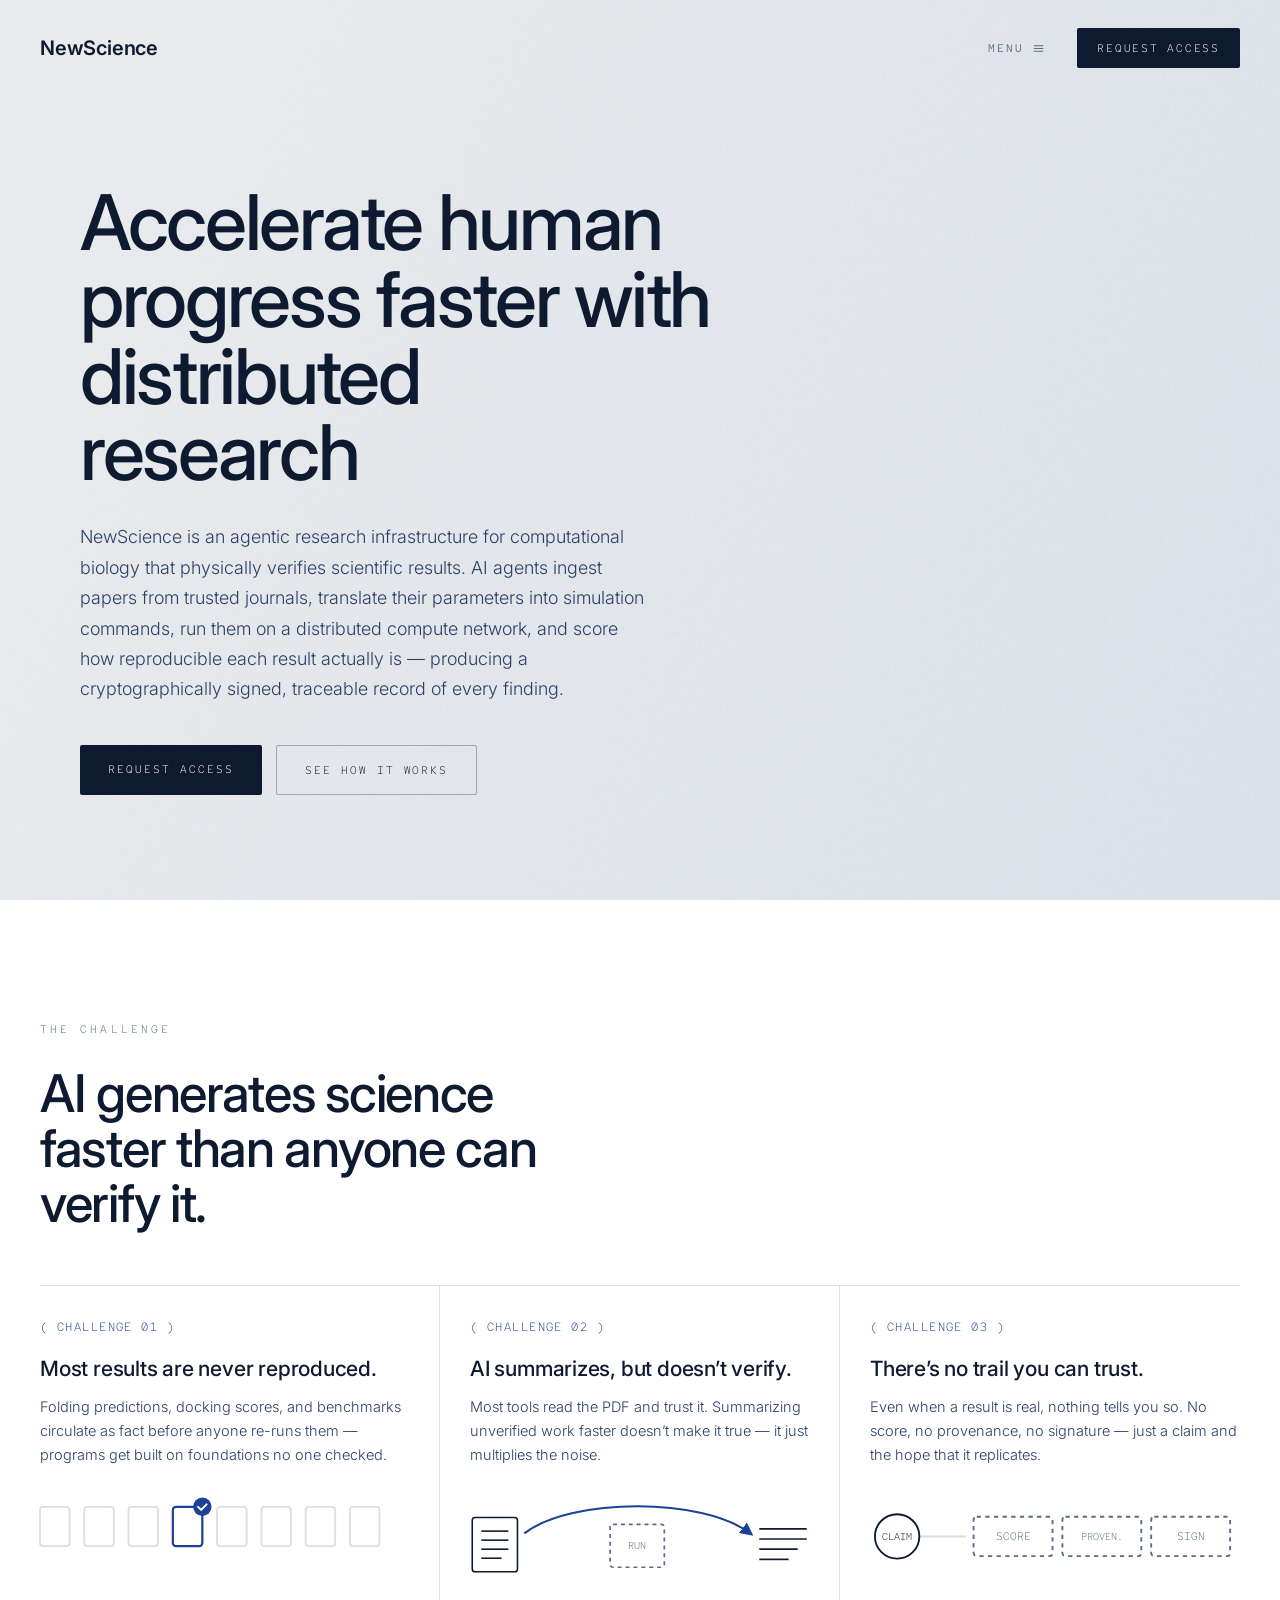
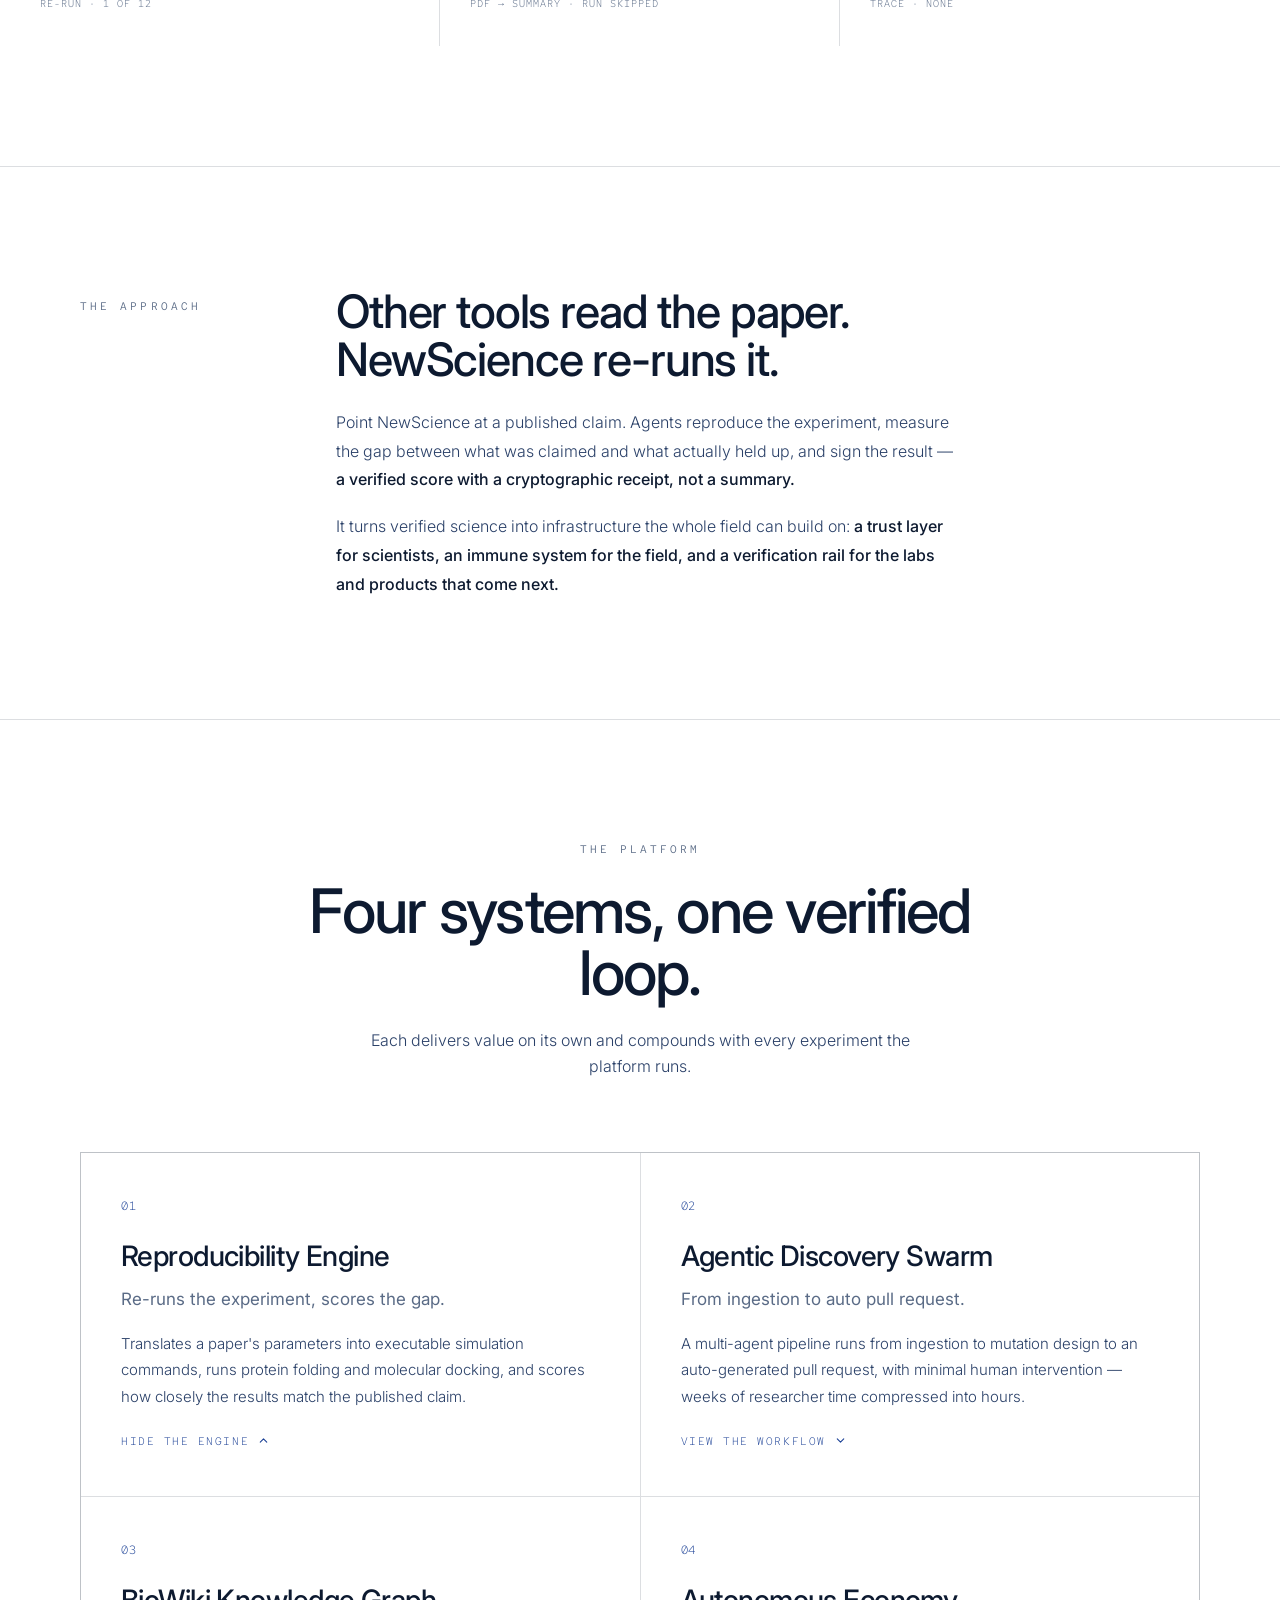
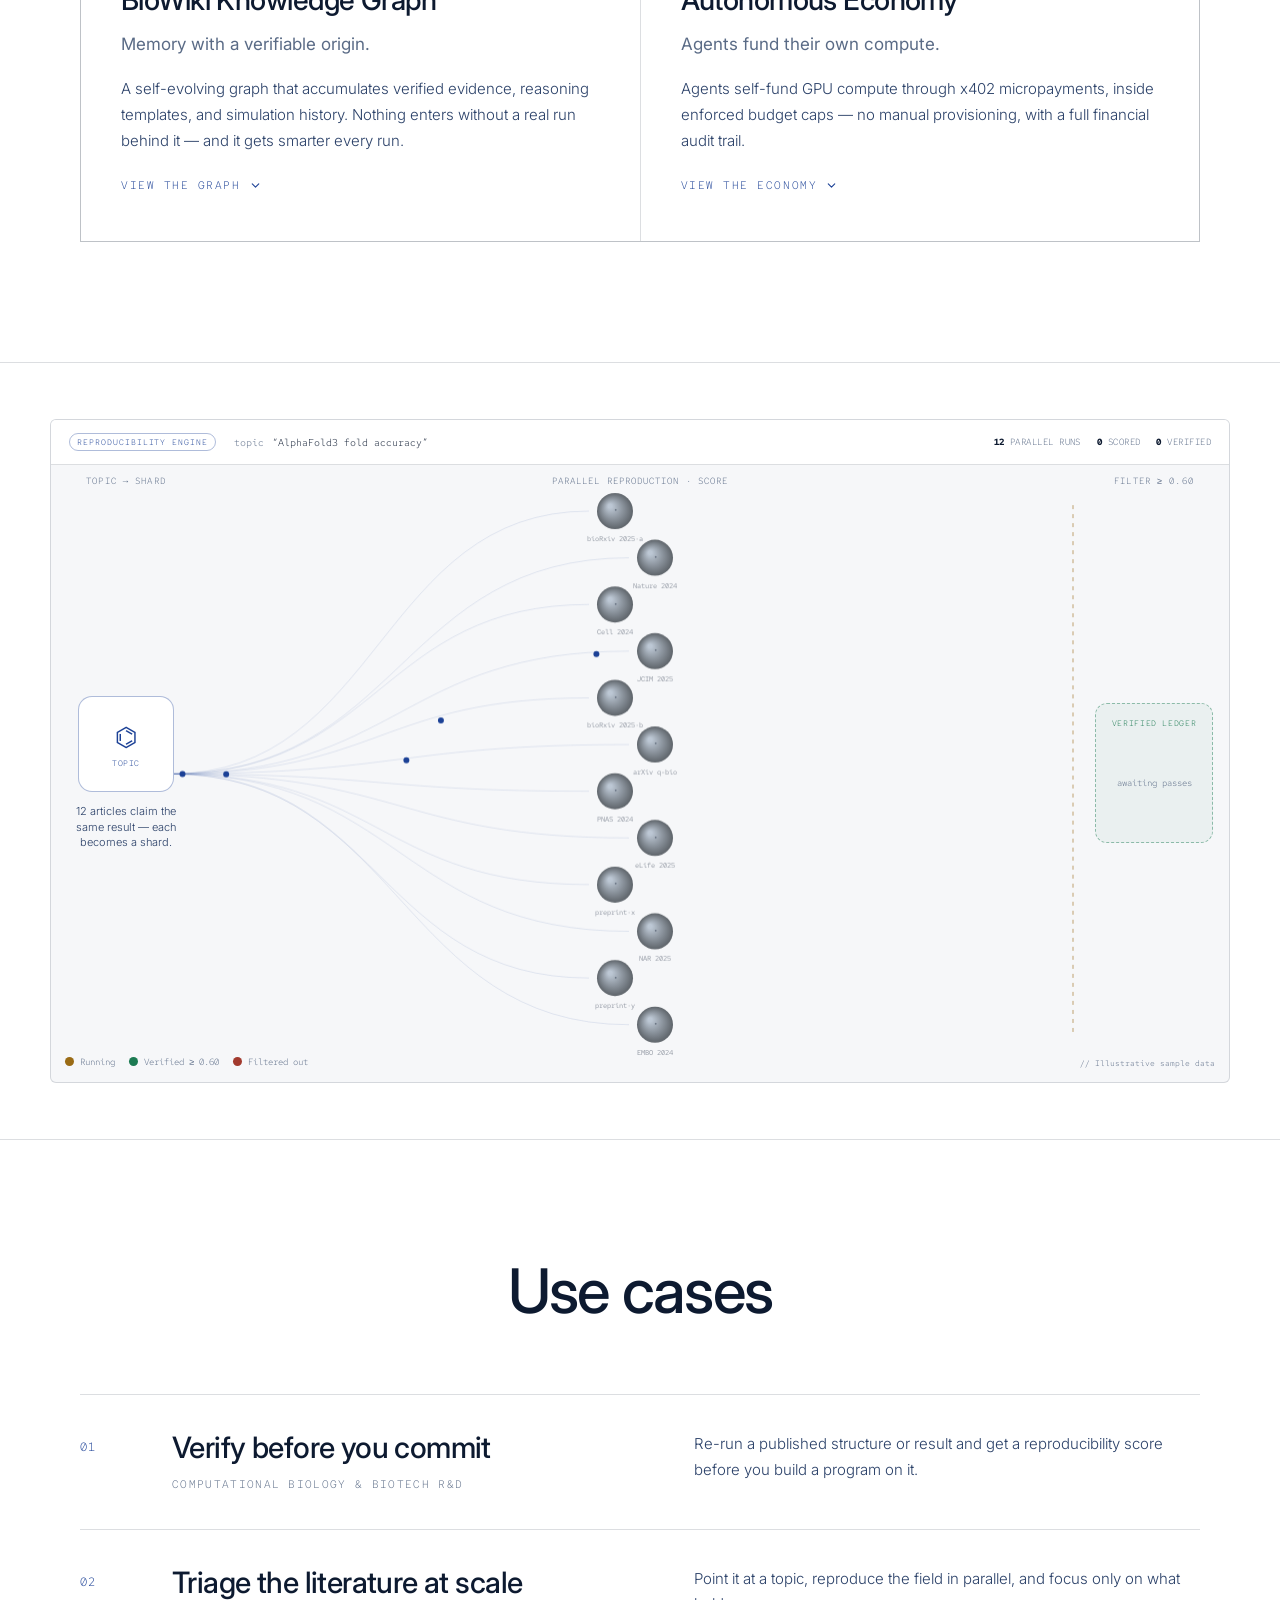
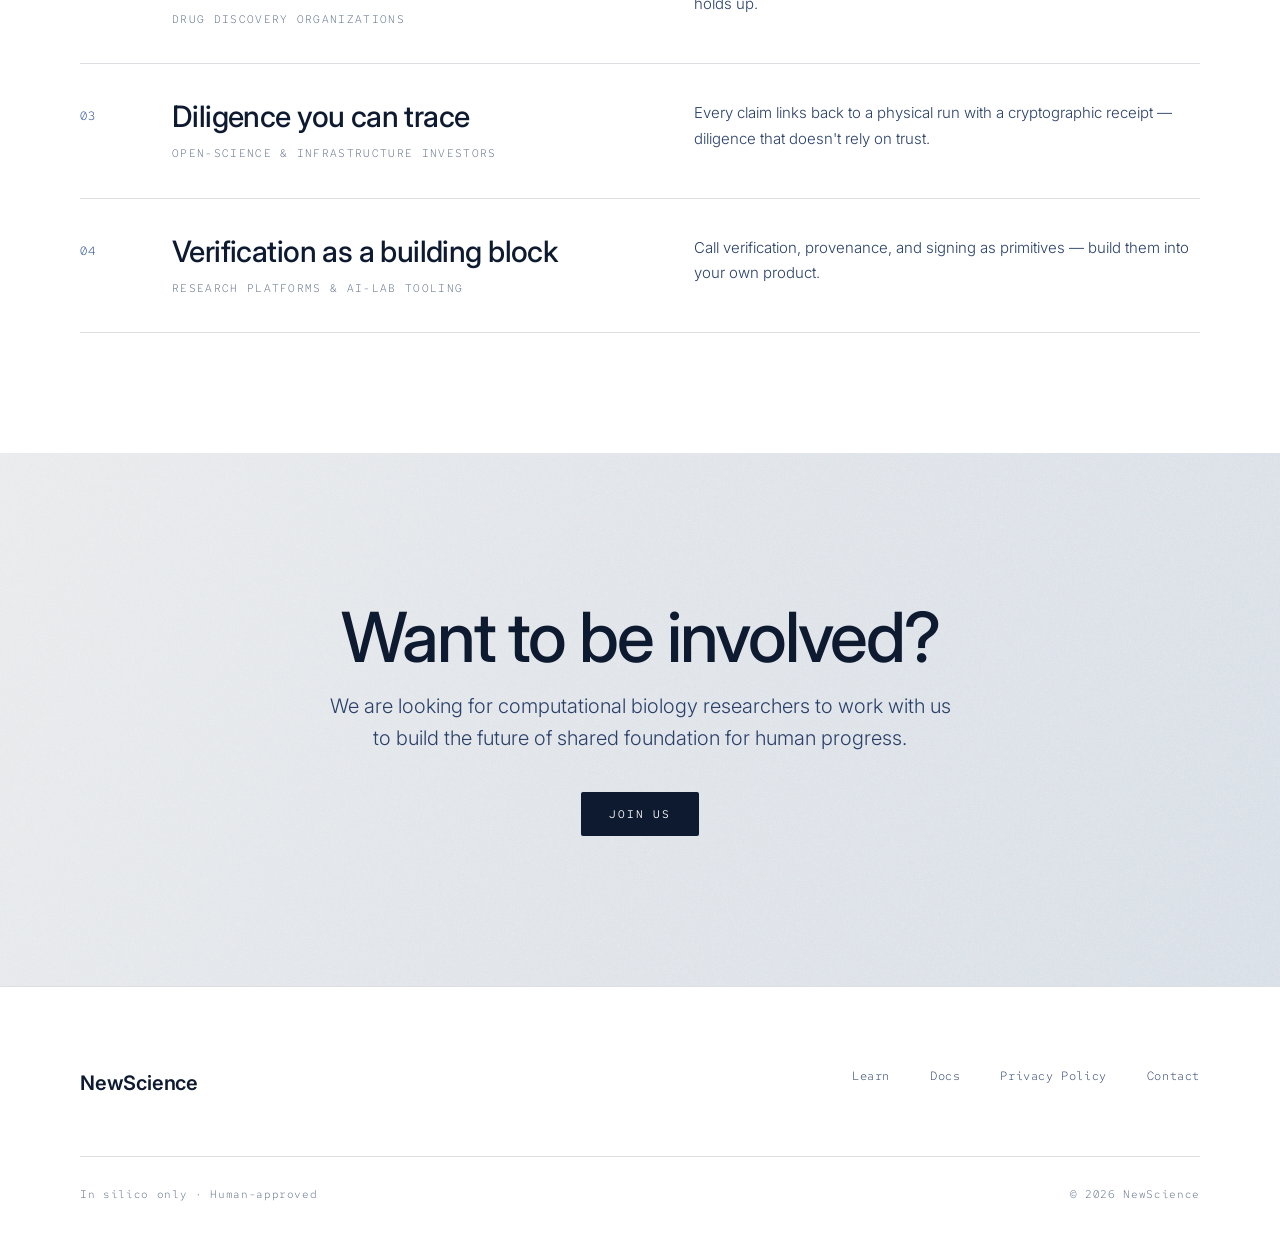
<file: index.html>
<!DOCTYPE html>
<html lang="en">
<head>
<meta charset="UTF-8" />
<meta name="viewport" content="width=device-width, initial-scale=1.0" />
<title>NewScience — The Verification Infrastructure for Autonomous Science</title>
<meta name="description" content="Agentic research infrastructure for computational biology that physically verifies scientific results instead of summarizing them." />
<link rel="preconnect" href="https://fonts.googleapis.com" />
<link rel="preconnect" href="https://fonts.gstatic.com" crossorigin />
<link href="https://fonts.googleapis.com/css2?family=Inter:wght@300;400;500;600&family=Red+Hat+Mono:wght@400;500&display=swap" rel="stylesheet" />
<style>
  *, *::before, *::after { box-sizing: border-box; margin: 0; padding: 0; }

  :root {
    --ink:        #0d1a30;
    --ink-soft:   #2a4068;
    --ink-muted:  #5a6b86;
    --paper:      #ffffff;
    --surface:    #ffffff;
    --surface-inv:#0d1a30;
    --line:       rgba(13,26,48,0.14);
    --cobalt:     #1c4196;
    --cobalt-light:#6f9be8;
    --display:'Inter', system-ui, sans-serif;
    --sans:   'Inter', system-ui, sans-serif;
    --mono:   'Red Hat Mono', ui-monospace, monospace;
  }

  html { scroll-behavior: smooth; }
  body {
    background: var(--paper); color: var(--ink);
    font-family: var(--sans); font-size: 16px; line-height: 1.65; font-weight: 300;
    -webkit-font-smoothing: antialiased;
  }
  em { font-style: normal; }

  .label {
    font-family: var(--mono); font-size: 11px; font-weight: 400;
    letter-spacing: 0.28em; text-transform: uppercase; color: var(--ink-muted);
  }
  .wrap { max-width: 1200px; margin: 0 auto; padding: 0 40px; }

  /* NAV */
  .nav {
    position: fixed; top: 0; left: 0; right: 0; z-index: 30;
    display: flex; align-items: center; justify-content: space-between; padding: 28px 40px;
    transition: background 0.35s, box-shadow 0.35s, padding 0.35s;
  }
  .nav.scrolled {
    background: rgba(255,255,255,0.9); backdrop-filter: blur(16px);
    box-shadow: 0 1px 0 var(--line); padding-top: 18px; padding-bottom: 18px;
  }
  .wordmark {
    font-family: var(--display); font-weight: 600; font-size: 20px;
    letter-spacing: -0.01em; color: var(--ink); text-decoration: none;
  }
  .nav-right { display: flex; align-items: center; gap: 32px; }
  .nav-link {
    font-family: var(--mono); font-size: 11px; letter-spacing: 0.16em; text-transform: uppercase;
    color: var(--ink-muted); text-decoration: none; transition: color 0.2s;
  }
  .nav-link:hover { color: var(--ink); }
  .nav-cta {
    font-family: var(--mono); font-size: 11px; letter-spacing: 0.16em; text-transform: uppercase;
    color: #fff; background: var(--surface-inv); text-decoration: none; padding: 11px 20px; border-radius: 2px;
    transition: opacity 0.2s;
  }
  .nav-cta:hover { opacity: 0.85; }
  @media (max-width: 820px) { .nav-links-hide { display: none; } }

  /* HERO + GRAINY GRADIENT */
  .hero { position: relative; min-height: 100vh; display: flex; align-items: center; overflow: hidden; padding-top: 80px; }
  /* Animated hero/CTA gradient — inlined from files/ns-hero-gradient.css.
     4 crossfading scenes of drifting blue blobs + grain. Pure CSS. */
  .ns-bg { position:absolute; inset:0; z-index:0; pointer-events:none; overflow:hidden;
    background:linear-gradient(115deg,#e8eaec 0%,#dfe3e8 45%,#d6dde6 100%); }
  .ns-bg .ns-scene{position:absolute;inset:0;opacity:0;animation:ns-cycle 24s ease-in-out infinite}
  .ns-bg .ns-s1{animation-delay:0s}
  .ns-bg .ns-s2{animation-delay:6s}
  .ns-bg .ns-s3{animation-delay:12s}
  .ns-bg .ns-s4{animation-delay:18s}
  @keyframes ns-cycle{0%{opacity:0}4%{opacity:1}21%{opacity:1}25%{opacity:0}100%{opacity:0}}
  .ns-bg .ns-scene > i{position:absolute;border-radius:50%;filter:blur(50px);will-change:transform;display:block}
  .ns-bg .ns-b1{background:radial-gradient(circle, rgba(28,65,150,.92), transparent 70%)}
  .ns-bg .ns-b2{background:radial-gradient(circle, rgba(60,110,190,.72), transparent 70%)}
  .ns-bg .ns-b3{background:radial-gradient(circle, rgba(110,160,220,.6), transparent 70%)}
  @keyframes ns-dA{0%{transform:translate(0,0) scale(1)}100%{transform:translate(6vw,5vh) scale(1.1)}}
  @keyframes ns-dB{0%{transform:translate(0,0) scale(1.05)}100%{transform:translate(-7vw,-4vh) scale(.95)}}
  @keyframes ns-dC{0%{transform:translate(0,0) scale(.95)}100%{transform:translate(5vw,-6vh) scale(1.12)}}
  .ns-s1 .ns-b1{width:75vw;height:90vh;left:-15vw;top:0;animation:ns-dA 16s ease-in-out infinite alternate}
  .ns-s1 .ns-b2{width:45vw;height:45vw;left:30vw;bottom:-10vw;animation:ns-dB 22s ease-in-out infinite alternate}
  .ns-s1 .ns-b3{width:35vw;height:35vw;right:8vw;top:-6vw;animation:ns-dC 19s ease-in-out infinite alternate}
  .ns-s2 .ns-b1{width:55vw;height:55vw;right:-12vw;top:6vw;animation:ns-dB 20s ease-in-out infinite alternate}
  .ns-s2 .ns-b2{width:48vw;height:48vw;right:18vw;bottom:-16vw;animation:ns-dC 24s ease-in-out infinite alternate}
  .ns-s2 .ns-b3{width:30vw;height:30vw;left:6vw;top:18vw;animation:ns-dA 18s ease-in-out infinite alternate}
  .ns-s3 .ns-b1{width:50vw;height:50vw;left:-8vw;bottom:-12vw;animation:ns-dC 21s ease-in-out infinite alternate}
  .ns-s3 .ns-b2{width:46vw;height:46vw;left:28vw;top:8vw;animation:ns-dA 17s ease-in-out infinite alternate}
  .ns-s3 .ns-b3{width:40vw;height:40vw;right:-6vw;top:-8vw;animation:ns-dB 23s ease-in-out infinite alternate}
  .ns-s4 .ns-b1{width:80vw;height:55vw;left:10vw;bottom:-30vw;animation:ns-dA 19s ease-in-out infinite alternate}
  .ns-s4 .ns-b2{width:38vw;height:38vw;left:-6vw;top:10vw;animation:ns-dC 22s ease-in-out infinite alternate}
  .ns-s4 .ns-b3{width:34vw;height:34vw;right:6vw;top:4vw;animation:ns-dB 20s ease-in-out infinite alternate}
  .ns-bg .ns-grain{position:absolute;inset:0;pointer-events:none;opacity:.5;mix-blend-mode:overlay;
    background-image:url("data:image/svg+xml,%3Csvg viewBox='0 0 512 512' xmlns='http://www.w3.org/2000/svg'%3E%3Cfilter id='n'%3E%3CfeTurbulence type='fractalNoise' baseFrequency='0.8' numOctaves='4' stitchTiles='stitch'/%3E%3C/filter%3E%3Crect width='100%25' height='100%25' filter='url(%23n)'/%3E%3C/svg%3E");
    background-size:280px 280px;}
  @media (prefers-reduced-motion: reduce){
    .ns-bg .ns-scene{animation:none;opacity:0}
    .ns-bg .ns-s1{opacity:1}
    .ns-bg .ns-scene > i{animation:none}
  }
  .hero-inner { position: relative; z-index: 2; width: 100%; }
  .hero-grid { display: grid; grid-template-columns: 1fr; gap: 48px; align-items: center; }
  .hero-copy { min-width: 0; }
  .hero-media { min-width: 0; }
  .hero-figure {
    width: 100%; max-width: 440px; aspect-ratio: 4 / 3;
    background: rgba(255,255,255,0.5); backdrop-filter: blur(3px);
    border: 1px solid var(--line); border-radius: 3px;
    display: flex; align-items: center; justify-content: center;
  }
  .hero-figure span {
    font-family: var(--mono); font-size: 11px; font-weight: 400;
    letter-spacing: 0.22em; text-transform: uppercase; color: var(--ink-muted);
  }
  @media (min-width: 900px) {
    .hero-grid { grid-template-columns: 1.5fr 1fr; gap: 64px; }
    .hero-figure { margin-left: auto; }
  }
  .hero-top-title {
    font-family: var(--mono); font-weight: 400; font-size: 12px;
    letter-spacing: 0.3em; text-transform: uppercase; color: var(--ink-muted); margin-bottom: 34px;
  }
  .hero h1 {
    font-family: var(--display); font-weight: 500; font-size: clamp(40px, 6vw, 82px);
    line-height: 1.0; letter-spacing: -0.03em; color: var(--ink); max-width: 15ch; margin-bottom: 30px;
  }
  .hero h1 em { font-weight: 500; }
  .hero-lede {
    font-family: var(--sans); font-weight: 300; font-size: clamp(15px, 1.4vw, 18px);
    line-height: 1.7; color: var(--ink-soft); max-width: 52ch; margin-bottom: 40px;
  }
  .hero-meta {
    font-family: var(--mono); font-size: 12px; letter-spacing: 0.1em; color: var(--ink-soft);
    display: flex; gap: 28px; flex-wrap: wrap; align-items: center; margin-bottom: 44px;
  }
  .hero-meta span { display: inline-flex; align-items: center; gap: 9px; }
  .hero-meta .dot { width: 6px; height: 6px; border-radius: 50%; background: var(--cobalt); }
  .hero-btns { display: flex; gap: 14px; flex-wrap: wrap; }
  .btn-primary {
    font-family: var(--mono); font-size: 11px; letter-spacing: 0.18em; text-transform: uppercase;
    background: #0d1a30; color: #fff; text-decoration: none; padding: 15px 28px; border-radius: 2px; transition: opacity 0.2s; display: inline-block;
    border: none; cursor: pointer;
  }
  .btn-primary:hover { opacity: 0.86; }
  .btn-ghost {
    font-family: var(--mono); font-size: 11px; letter-spacing: 0.18em; text-transform: uppercase;
    background: transparent; color: #0d1a30; text-decoration: none; padding: 15px 28px; border-radius: 2px;
    border: 1px solid rgba(13,26,48,0.3); transition: background 0.2s; display: inline-block;
  }
  .btn-ghost:hover { background: rgba(13,26,48,0.05); }

  /* SECTIONS */
  section { padding: 120px 0; }
  .rule { border-top: 1px solid var(--line); }

  /* embedded flow canvas (flow-canvas.html provides its own padding) */
  .flow-section { padding: 0; }
  .flow-frame { display: block; width: 100%; border: 0; overflow: hidden; min-height: 0; }
  .is-hidden { display: none; }

  .statement { background: var(--surface); color: var(--ink); padding: 120px 0; text-align: center; border-top: 1px solid var(--line); border-bottom: 1px solid var(--line); }
  .statement p {
    font-family: var(--display); font-weight: 500;
    font-size: clamp(32px, 5vw, 64px); line-height: 1.06; letter-spacing: -0.025em; max-width: 18ch; margin: 0 auto;
  }

  .colset { display: grid; grid-template-columns: 200px 1fr; gap: 56px; }
  .colset + .colset { margin-top: 80px; padding-top: 80px; border-top: 1px solid var(--line); }
  .colset h2 {
    font-family: var(--display); font-weight: 500; font-size: clamp(30px, 3.6vw, 48px);
    line-height: 1.05; letter-spacing: -0.025em; margin-bottom: 24px; max-width: 22ch;
  }
  .colset p { font-size: 16px; line-height: 1.8; color: var(--ink-soft); max-width: 62ch; font-weight: 300; }
  .colset p strong { font-weight: 500; color: var(--ink); }
  .colset p + p { margin-top: 18px; }
  .colset .label { padding-top: 10px; }

  .sec-head { text-align: center; margin-bottom: 72px; }
  .sec-head .label { display: block; margin-bottom: 22px; }
  .sec-head h2 {
    font-family: var(--display); font-weight: 500; font-size: clamp(34px, 4.8vw, 62px);
    line-height: 1.02; letter-spacing: -0.028em; max-width: 20ch; margin: 0 auto;
  }
  .sec-head p { margin: 22px auto 0; max-width: 56ch; color: var(--ink-soft); font-weight: 300; }

  .systems { display: grid; grid-template-columns: repeat(2, 1fr); gap: 1px; background: var(--line); border: 1px solid var(--line); }
  .system { position: relative; background: var(--surface); padding: 44px 40px; }
  .system > * { position: relative; z-index: 1; }
  /* fixed (non-animated) blue/white gradient on hover — a different structure per card */
  .system::before { content: ''; position: absolute; inset: 0; z-index: 0; opacity: 0;
    transition: opacity 0.35s ease; pointer-events: none; background: var(--card-grad); }
  .system:hover::before, .system.has-visual:focus-visible::before { opacity: 1; }
  .system:nth-child(1) { --card-grad:
    radial-gradient(120% 130% at 0% 45%, rgba(28,65,150,0.34) 0%, rgba(60,110,190,0.14) 38%, transparent 72%),
    linear-gradient(120deg, #f3f6fb 0%, #e8eff8 100%); }
  .system:nth-child(2) { --card-grad:
    radial-gradient(115% 130% at 100% 0%, rgba(28,65,150,0.34) 0%, rgba(90,140,210,0.14) 42%, transparent 74%),
    linear-gradient(205deg, #f3f6fb 0%, #e8eff8 100%); }
  .system:nth-child(3) { --card-grad:
    radial-gradient(130% 115% at 50% 100%, rgba(28,65,150,0.30) 0%, rgba(110,160,220,0.16) 46%, transparent 78%),
    linear-gradient(150deg, #f3f6fb 0%, #e7edf7 100%); }
  .system:nth-child(4) { --card-grad:
    radial-gradient(110% 120% at 100% 100%, rgba(28,65,150,0.34) 0%, transparent 66%),
    radial-gradient(85% 85% at 0% 0%, rgba(110,160,220,0.18) 0%, transparent 58%),
    linear-gradient(135deg, #f4f7fb 0%, #e8eef7 100%); }
  .system .sys-no { font-family: var(--mono); font-size: 12px; letter-spacing: 0.08em; color: var(--cobalt); }
  .system h3 { font-family: var(--display); font-weight: 500; font-size: clamp(24px, 2.2vw, 30px); letter-spacing: -0.02em; margin: 16px 0 6px; }
  .system .sys-tag { font-family: var(--display); font-weight: 400; font-size: 17px; color: var(--ink-muted); margin-bottom: 18px; }
  .system p { font-size: 15px; line-height: 1.75; color: var(--ink-soft); font-weight: 300; }
  .system.has-visual { cursor: pointer; }
  .system.has-visual:focus-visible { outline: 2px solid var(--cobalt); outline-offset: 3px; }
  .sys-open { display: inline-flex; align-items: center; gap: 8px; margin-top: 22px;
    font-family: var(--mono); font-size: 11px; letter-spacing: 0.14em; text-transform: uppercase;
    color: var(--cobalt); }
  .sys-open svg { width: 13px; height: 13px; transition: transform 0.3s; }
  .system.has-visual[aria-expanded="true"] .sys-open svg { transform: rotate(180deg); }

  .outcomes { display: grid; grid-template-columns: repeat(3, 1fr); gap: 48px; }
  .outcome .o-no { font-family: var(--mono); font-size: 12px; letter-spacing: 0.08em; color: var(--cobalt); }
  .outcome h4 { font-family: var(--display); font-weight: 500; font-size: clamp(20px, 2vw, 26px); margin: 14px 0 8px; letter-spacing: -0.02em; }
  .outcome p { font-size: 14.5px; color: var(--ink-soft); line-height: 1.7; font-weight: 300; }

  .aud { border-top: 1px solid var(--line); }
  .aud-row { display: grid; grid-template-columns: 52px minmax(0,1fr) minmax(0,1.05fr); gap: 40px; align-items: start; padding: 36px 0; border-bottom: 1px solid var(--line); }
  .aud-row .a-no { font-family: var(--mono); font-size: 12px; letter-spacing: 0.08em; color: var(--cobalt); padding-top: 7px; }
  .aud-row .a-name { font-family: var(--display); font-weight: 500; font-size: clamp(22px, 2.3vw, 30px); letter-spacing: -0.02em; line-height: 1.12; margin-bottom: 12px; }
  .aud-row .a-for { font-family: var(--mono); font-size: 11px; letter-spacing: 0.12em; text-transform: uppercase; color: var(--ink-muted); line-height: 1.5; }
  .aud-row .a-desc { font-size: 15px; color: var(--ink-soft); font-weight: 300; line-height: 1.7; }
  @media (max-width: 760px) { .aud-row { grid-template-columns: 1fr; gap: 10px; padding: 28px 0; } .aud-row .a-no { padding-top: 0; } }

  .closing { position: relative; overflow: hidden; padding: 0; }
  .closing .ns-bg { z-index: 0; }
  .closing-inner { position: relative; z-index: 2; text-align: center; padding: 150px 40px; }
  .closing h2 {
    font-family: var(--display); font-weight: 500; font-size: clamp(38px, 5.4vw, 74px);
    line-height: 1.0; letter-spacing: -0.03em; color: var(--ink); max-width: 20ch; margin: 0 auto 18px;
  }
  .closing-sub { max-width: 52ch; margin: 0 auto 38px; color: var(--ink-soft);
    font-weight: 300; font-size: clamp(16px, 1.6vw, 20px); line-height: 1.6; }

  footer { background: var(--surface); color: var(--ink-muted); padding: 80px 0 40px; border-top: 1px solid var(--line); }
  .foot-grid { display: flex; justify-content: space-between; align-items: flex-start; gap: 40px; flex-wrap: wrap; margin-bottom: 56px; }
  .foot-word { font-family: var(--display); font-weight: 600; font-size: 20px; letter-spacing: -0.01em; color: var(--ink); }
  .foot-links { display: flex; gap: 40px; flex-wrap: wrap; align-items: center; }
  .foot-links a { font-family: var(--mono); font-size: 12px; letter-spacing: 0.05em; color: var(--ink-soft); text-decoration: none; transition: color 0.2s; }
  .foot-links a:hover { color: var(--ink); }
  .foot-bottom { border-top: 1px solid var(--line); padding-top: 28px; display: flex; justify-content: space-between; flex-wrap: wrap; gap: 12px; }
  .foot-bottom span { font-family: var(--mono); font-size: 11px; letter-spacing: 0.06em; color: var(--ink-muted); }

  /* JOIN MODAL */
  .modal { position: fixed; inset: 0; z-index: 100; display: none; }
  .modal.open { display: block; }
  .modal-overlay { position: absolute; inset: 0; background: rgba(13,26,48,0.55); backdrop-filter: blur(4px); }
  .modal-card { position: relative; z-index: 1; width: min(560px, calc(100% - 32px)); max-height: calc(100vh - 64px);
    overflow-y: auto; margin: 32px auto; background: var(--surface); border: 1px solid var(--line); border-radius: 6px;
    padding: 40px; box-shadow: 0 40px 90px -30px rgba(13,26,48,0.55); }
  .modal-close { position: absolute; top: 18px; right: 20px; background: none; border: none; cursor: pointer;
    font-family: var(--mono); font-size: 11px; letter-spacing: 0.14em; text-transform: uppercase; color: var(--ink-muted); transition: color 0.2s; }
  .modal-close:hover { color: var(--ink); }
  .modal-close:focus-visible { outline: 2px solid var(--cobalt); outline-offset: 3px; }
  .modal-card h2 { font-family: var(--display); font-weight: 500; font-size: clamp(26px, 3vw, 34px);
    letter-spacing: -0.02em; line-height: 1.1; margin-bottom: 10px; max-width: 18ch; }
  .modal-sub { color: var(--ink-soft); font-weight: 300; font-size: 15px; line-height: 1.6; margin-bottom: 28px; }
  .modal-form { display: flex; flex-direction: column; gap: 18px; }
  .field { display: block; }
  .field > span { display: block; font-family: var(--mono); font-size: 11px; letter-spacing: 0.1em;
    text-transform: uppercase; color: var(--ink-muted); margin-bottom: 8px; }
  .modal-form input, .modal-form textarea { font-family: var(--sans); font-size: 15px; font-weight: 300; color: var(--ink);
    background: #fff; border: 1px solid var(--line); border-radius: 3px; padding: 12px 14px; width: 100%;
    transition: border-color 0.2s, box-shadow 0.2s; }
  .modal-form textarea { resize: vertical; min-height: 96px; line-height: 1.6; }
  .modal-form input::placeholder, .modal-form textarea::placeholder { color: var(--ink-muted); opacity: 0.7; }
  .modal-form input:focus, .modal-form textarea:focus { outline: none; border-color: var(--cobalt); box-shadow: 0 0 0 3px rgba(28,65,150,0.12); }
  .modal-form fieldset { border: none; }
  .modal-form legend { font-family: var(--mono); font-size: 11px; letter-spacing: 0.1em; text-transform: uppercase;
    color: var(--ink-muted); margin-bottom: 10px; }
  .modal-form legend span { text-transform: none; letter-spacing: 0; opacity: 0.8; }
  .chips { display: flex; flex-wrap: wrap; gap: 8px; }
  .chip { position: relative; display: inline-flex; align-items: center; cursor: pointer; margin: 0;
    font-family: var(--mono); font-size: 11px; letter-spacing: 0.04em; text-transform: uppercase; color: var(--ink-soft);
    background: #fff; border: 1px solid var(--line); border-radius: 2px; padding: 9px 13px;
    transition: background 0.2s, color 0.2s, border-color 0.2s; }
  .chip input { position: absolute; opacity: 0; width: 0; height: 0; }
  .chip:hover { border-color: var(--ink-muted); }
  .chip:has(input:checked) { background: var(--surface-inv); color: #fff; border-color: var(--surface-inv); }
  .chip:has(input:focus-visible) { outline: 2px solid var(--cobalt); outline-offset: 2px; }
  .chips-error { font-family: var(--mono); font-size: 11px; color: var(--red, #a23a2e); margin-top: 9px; }
  .modal-submit { align-self: flex-start; margin-top: 4px; }
  .modal-success { text-align: center; padding: 8px 0 4px; }
  .modal-success h3 { font-family: var(--display); font-weight: 500; font-size: 24px; letter-spacing: -0.02em; margin-bottom: 10px; }
  .modal-success p { color: var(--ink-soft); font-weight: 300; font-size: 15px; line-height: 1.6; }
  @media (max-width: 760px) { .modal-card { padding: 30px 20px; margin: 16px auto; } }

  /* anchor targets clear the fixed nav */
  :target { scroll-margin-top: 90px; }

  /* nav menu button + Document Index dropdown (anchors to page sections) */
  .nav-menu-btn { display: inline-flex; align-items: center; gap: 9px; cursor: pointer;
    font-family: var(--mono); font-size: 11px; letter-spacing: 0.16em; text-transform: uppercase;
    color: var(--ink-muted); background: none; border: none; padding: 6px 0; transition: color 0.2s; }
  .nav-menu-btn:hover { color: var(--ink); }
  .nav-menu-btn svg { display: block; }
  .nav-menu-btn:focus-visible { outline: 2px solid var(--cobalt); outline-offset: 3px; }
  .doc-index { position: fixed; top: 78px; right: 40px; z-index: 40; width: 300px;
    background: var(--surface); border: 1px solid var(--line); border-radius: 6px;
    box-shadow: 0 30px 70px -28px rgba(13,26,48,0.5); padding: 8px; }
  .doc-index[hidden] { display: none; }
  .doc-index-top { display: flex; align-items: center; justify-content: space-between; padding: 12px 14px 14px;
    margin: 0 0 6px; border-bottom: 1px solid var(--line);
    font-family: var(--mono); font-size: 10px; letter-spacing: 0.18em; text-transform: uppercase; color: var(--ink-muted); }
  .doc-index-close { background: none; border: none; cursor: pointer; font-size: 18px; line-height: 1; color: var(--ink-muted); transition: color 0.2s; }
  .doc-index-close:hover { color: var(--ink); }
  .doc-index-list a { display: flex; align-items: center; gap: 16px; padding: 11px 14px; border-radius: 3px; text-decoration: none;
    font-family: var(--sans); font-weight: 400; font-size: 15px; color: var(--ink); transition: background 0.2s, color 0.2s; }
  .doc-index-list a:hover { background: rgba(13,26,48,0.05); }
  .doc-index-list .di-no { font-family: var(--mono); font-size: 11px; color: var(--ink-muted); min-width: 16px; }
  .doc-index-list .di-cta { margin-top: 6px; border-top: 1px solid var(--line); color: var(--cobalt); font-weight: 500; }
  .doc-index-list .di-cta .di-no { color: var(--cobalt); }
  @media (max-width: 760px) { .doc-index { right: 16px; left: 16px; width: auto; top: 68px; } }

  /* CHALLENGE — mecka-style 3 columns, synced to brand tokens */
  .nsc-challenge {
    --nsc-paper:#ffffff; --nsc-ink:#0d1a30; --nsc-ink-soft:#2a4068; --nsc-ink-mute:#5a6b86;
    --nsc-line:rgba(13,26,48,0.14); --nsc-cobalt:#1c4196;
    --nsc-sans:'Inter',system-ui,sans-serif; --nsc-mono:'Red Hat Mono',ui-monospace,monospace;
    background: var(--nsc-paper); color: var(--nsc-ink); font-family: var(--nsc-sans);
    font-weight: 300; padding: 120px 40px; -webkit-font-smoothing: antialiased;
  }
  .nsc-challenge * { box-sizing: border-box; }
  .nsc-wrap { max-width: 1200px; margin: 0 auto; }
  .nsc-head { font-family: var(--nsc-mono); font-size: 11px; letter-spacing: 0.28em;
    text-transform: uppercase; color: var(--nsc-ink-mute); margin-bottom: 28px; }
  .nsc-h2 { font-family: var(--nsc-sans); font-weight: 500; font-size: clamp(32px, 4.6vw, 52px);
    line-height: 1.06; letter-spacing: -0.025em; max-width: 16ch; margin: 0 0 54px; }
  .nsc-grid { display: grid; grid-template-columns: repeat(3, 1fr); border-top: 1px solid var(--nsc-line); }
  .nsc-col { padding: 32px 30px 34px; border-right: 1px solid var(--nsc-line); display: flex; flex-direction: column; }
  .nsc-col:first-child { padding-left: 0; }
  .nsc-col:last-child { border-right: none; padding-right: 0; }
  .nsc-tag { font-family: var(--nsc-mono); font-size: 12px; letter-spacing: 0.12em; text-transform: uppercase; color: var(--nsc-cobalt); margin-bottom: 18px; }
  .nsc-col h3 { font-family: var(--nsc-sans); font-weight: 500; font-size: 21px; line-height: 1.2; letter-spacing: -0.01em; margin: 0 0 14px; }
  .nsc-col p { font-size: 14.5px; line-height: 1.65; color: var(--nsc-ink-soft); margin: 0 0 30px; }
  .nsc-illo { margin-top: auto; }
  .nsc-cap { font-family: var(--nsc-mono); font-size: 10px; letter-spacing: 0.1em; text-transform: uppercase; color: var(--nsc-ink-mute); margin-top: 12px; }
  .nsc-challenge svg { display: block; overflow: visible; }
  .nsc-ln { stroke: var(--nsc-ink); stroke-width: 1.5; fill: none; }
  .nsc-ln-soft { stroke: var(--nsc-line); stroke-width: 1.5; fill: none; }
  .nsc-ln-dash { stroke: var(--nsc-ink-mute); stroke-width: 1.5; fill: none; stroke-dasharray: 3.5 3.5; }
  .nsc-acc { stroke: var(--nsc-cobalt); stroke-width: 1.8; fill: none; }
  .nsc-acc-fill { fill: var(--nsc-cobalt); }
  .nsc-doc { stroke: var(--nsc-ink); stroke-width: 1.4; fill: none; }
  @media (max-width: 760px) {
    .nsc-challenge { padding: 80px 24px; }
    .nsc-grid { grid-template-columns: 1fr; }
    .nsc-col { border-right: none; border-bottom: 1px solid var(--nsc-line); padding: 28px 0; }
    .nsc-col:last-child { border-bottom: none; }
  }

  .reveal { transition: opacity 0.9s ease, transform 0.9s ease; }
  .js-animations .reveal { opacity: 0; transform: translateY(20px); }
  .js-animations .reveal.in { opacity: 1; transform: none; }
  @media (prefers-reduced-motion: reduce) { .js-animations .reveal { opacity: 1 !important; transform: none !important; transition: none; } }

  @media (max-width: 760px) {
    .wrap { padding: 0 24px; }
    .nav { padding: 22px 24px; }
    .colset { grid-template-columns: 1fr; gap: 16px; }
    .systems { grid-template-columns: 1fr; }
    .outcomes { grid-template-columns: 1fr; gap: 36px; }
    section { padding: 80px 0; }
  }
</style>
<script>document.documentElement.classList.add('js-animations');</script>
</head>
<body>

<nav class="nav">
  <a class="wordmark" href="#top">NewScience</a>
  <div class="nav-right">
    <button class="nav-menu-btn" id="menuBtn" type="button" aria-expanded="false" aria-controls="docIndex">
      <span>Menu</span>
      <svg width="13" height="13" viewBox="0 0 24 24" fill="none" stroke="currentColor" stroke-width="2" stroke-linecap="round"><path d="M4 7h16M4 12h16M4 17h16"/></svg>
    </button>
    <a class="nav-cta" href="#" data-open-join>Request access</a>
  </div>
</nav>

<div class="doc-index" id="docIndex" hidden>
  <div class="doc-index-top">
    <span>Document Index</span>
    <button class="doc-index-close" type="button" data-close-menu aria-label="Close menu">&times;</button>
  </div>
  <div class="doc-index-list">
    <a href="#top"><span class="di-no">01</span><span>Overview</span></a>
    <a href="#challenge"><span class="di-no">02</span><span>The Challenge</span></a>
    <a href="#approach"><span class="di-no">03</span><span>The Approach</span></a>
    <a href="#platform"><span class="di-no">04</span><span>The Platform</span></a>
    <a href="#use-cases"><span class="di-no">05</span><span>Use Cases</span></a>
    <a href="#join" class="di-cta"><span class="di-no">&rarr;</span><span>Join us</span></a>
  </div>
</div>

<header class="hero" id="top">
  <div class="ns-bg" aria-hidden="true">
    <div class="ns-scene ns-s1"><i class="ns-b1"></i><i class="ns-b2"></i><i class="ns-b3"></i></div>
    <div class="ns-scene ns-s2"><i class="ns-b1"></i><i class="ns-b2"></i><i class="ns-b3"></i></div>
    <div class="ns-scene ns-s3"><i class="ns-b1"></i><i class="ns-b2"></i><i class="ns-b3"></i></div>
    <div class="ns-scene ns-s4"><i class="ns-b1"></i><i class="ns-b2"></i><i class="ns-b3"></i></div>
    <div class="ns-grain"></div>
  </div>
  <div class="hero-inner">
    <div class="wrap hero-grid">
      <div class="hero-copy">
        <h1>Accelerate human progress faster with distributed research</h1>
        <p class="hero-lede">NewScience is an agentic research infrastructure for computational biology that physically verifies scientific results. AI agents ingest papers from trusted journals, translate their parameters into simulation commands, run them on a distributed compute network, and score how reproducible each result actually is — producing a cryptographically signed, traceable record of every finding.</p>
        <div class="hero-btns">
          <a class="btn-primary" href="#" data-open-join>Request access</a>
          <a class="btn-ghost" href="how-it-works.html">See how it works</a>
        </div>
      </div>
    </div>
  </div>
</header>

<section class="nsc-challenge" id="challenge">
  <div class="nsc-wrap">
    <div class="nsc-head">The challenge</div>
    <h2 class="nsc-h2">AI generates science faster than anyone can verify it.</h2>

    <div class="nsc-grid">

      <div class="nsc-col">
        <div class="nsc-tag">( Challenge 01 )</div>
        <h3>Most results are never reproduced.</h3>
        <p>Folding predictions, docking scores, and benchmarks circulate as fact before anyone re-runs them — programs get built on foundations no one checked.</p>
        <div class="nsc-illo">
          <svg viewBox="0 0 300 70" width="100%" preserveAspectRatio="xMinYMid meet">
            <g class="nsc-ln-soft">
              <rect x="0"   y="8" width="24" height="32" rx="2.5"/><rect x="36"  y="8" width="24" height="32" rx="2.5"/>
              <rect x="72"  y="8" width="24" height="32" rx="2.5"/><rect x="144" y="8" width="24" height="32" rx="2.5"/>
              <rect x="180" y="8" width="24" height="32" rx="2.5"/><rect x="216" y="8" width="24" height="32" rx="2.5"/>
              <rect x="252" y="8" width="24" height="32" rx="2.5"/>
            </g>
            <rect class="nsc-acc" x="108" y="8" width="24" height="32" rx="2.5"/>
            <circle class="nsc-acc-fill" cx="132" cy="8" r="7.5"/>
            <path d="M128.5 8 l2.5 2.5 l4.5 -4.5" stroke="#fff" stroke-width="1.6" fill="none" stroke-linecap="round" stroke-linejoin="round"/>
          </svg>
          <div class="nsc-cap">Re-run · 1 of 12</div>
        </div>
      </div>

      <div class="nsc-col">
        <div class="nsc-tag">( Challenge 02 )</div>
        <h3>AI summarizes, but doesn&rsquo;t verify.</h3>
        <p>Most tools read the PDF and trust it. Summarizing unverified work faster doesn&rsquo;t make it true — it just multiplies the noise.</p>
        <div class="nsc-illo">
          <svg viewBox="0 0 300 70" width="100%" preserveAspectRatio="xMinYMid meet">
            <rect class="nsc-doc" x="2" y="12" width="40" height="48" rx="2.5"/>
            <line class="nsc-doc" x1="10" y1="24" x2="34" y2="24"/><line class="nsc-doc" x1="10" y1="32" x2="34" y2="32"/>
            <line class="nsc-doc" x1="10" y1="40" x2="34" y2="40"/><line class="nsc-doc" x1="10" y1="48" x2="28" y2="48"/>
            <rect class="nsc-ln-dash" x="124" y="18" width="48" height="38" rx="2.5"/>
            <text x="148" y="40" text-anchor="middle" font-family="Red Hat Mono,monospace" font-size="9" fill="#5a6b86">RUN</text>
            <path class="nsc-acc" d="M48 26 C 90 -6, 206 -6, 248 26" marker-end="url(#nsc-a2)"/>
            <g class="nsc-ln">
              <line x1="256" y1="22" x2="298" y2="22"/><line x1="256" y1="31" x2="298" y2="31"/>
              <line x1="256" y1="40" x2="290" y2="40"/><line x1="256" y1="49" x2="282" y2="49"/>
            </g>
            <defs><marker id="nsc-a2" viewBox="0 0 10 10" refX="7" refY="5" markerWidth="6.5" markerHeight="6.5" orient="auto"><path d="M0,0 L10,5 L0,10 z" fill="#1c4196"/></marker></defs>
          </svg>
          <div class="nsc-cap">PDF → Summary · run skipped</div>
        </div>
      </div>

      <div class="nsc-col">
        <div class="nsc-tag">( Challenge 03 )</div>
        <h3>There&rsquo;s no trail you can trust.</h3>
        <p>Even when a result is real, nothing tells you so. No score, no provenance, no signature — just a claim and the hope that it replicates.</p>
        <div class="nsc-illo">
          <svg viewBox="0 0 300 70" width="100%" preserveAspectRatio="xMinYMid meet">
            <circle class="nsc-ln" cx="22" cy="32" r="18"/>
            <text x="22" y="35" text-anchor="middle" font-family="Red Hat Mono,monospace" font-size="8.5" fill="#0d1a30">CLAIM</text>
            <line class="nsc-ln-soft" x1="40" y1="32" x2="78" y2="32"/>
            <rect class="nsc-ln-dash" x="84"  y="16" width="64" height="32" rx="2.5"/>
            <rect class="nsc-ln-dash" x="156" y="16" width="64" height="32" rx="2.5"/>
            <rect class="nsc-ln-dash" x="228" y="16" width="64" height="32" rx="2.5"/>
            <text x="116" y="35" text-anchor="middle" font-family="Red Hat Mono,monospace" font-size="9" fill="#5a6b86">SCORE</text>
            <text x="188" y="35" text-anchor="middle" font-family="Red Hat Mono,monospace" font-size="8" fill="#5a6b86">PROVEN.</text>
            <text x="260" y="35" text-anchor="middle" font-family="Red Hat Mono,monospace" font-size="9" fill="#5a6b86">SIGN</text>
          </svg>
          <div class="nsc-cap">Trace · none</div>
        </div>
      </div>

    </div>
  </div>
</section>

<section class="rule" id="approach">
  <div class="wrap">
    <div class="colset reveal">
      <div class="label">The approach</div>
      <div>
        <h2>Other tools read the paper. NewScience re-runs it.</h2>
        <p>Point NewScience at a published claim. Agents reproduce the experiment, measure the gap between what was claimed and what actually held up, and sign the result — <strong>a verified score with a cryptographic receipt, not a summary.</strong></p>
        <p>It turns verified science into infrastructure the whole field can build on: <strong>a trust layer for scientists, an immune system for the field, and a verification rail for the labs and products that come next.</strong></p>
      </div>
    </div>
  </div>
</section>

<section class="rule" id="platform">
  <div class="wrap">
    <div class="sec-head">
      <span class="label">The platform</span>
      <h2>Four systems, <em>one verified loop.</em></h2>
      <p>Each delivers value on its own and compounds with every experiment the platform runs.</p>
    </div>
    <div class="systems">
      <div class="system reveal has-visual" data-visual="repro" role="button" tabindex="0" aria-expanded="true" aria-controls="visual-repro">
        <div class="sys-no">01</div>
        <h3>Reproducibility Engine</h3>
        <div class="sys-tag">Re-runs the experiment, scores the gap.</div>
        <p>Translates a paper's parameters into executable simulation commands, runs protein folding and molecular docking, and scores how closely the results match the published claim.</p>
        <span class="sys-open"><span>View the engine</span><svg viewBox="0 0 24 24" fill="none" stroke="currentColor" stroke-width="2" stroke-linecap="round" stroke-linejoin="round"><path d="M6 9l6 6 6-6"/></svg></span>
      </div>
      <div class="system reveal has-visual" data-visual="flow" role="button" tabindex="0" aria-expanded="false" aria-controls="visual-flow">
        <div class="sys-no">02</div>
        <h3>Agentic Discovery Swarm</h3>
        <div class="sys-tag">From ingestion to auto pull request.</div>
        <p>A multi-agent pipeline runs from ingestion to mutation design to an auto-generated pull request, with minimal human intervention — weeks of researcher time compressed into hours.</p>
        <span class="sys-open"><span>View the workflow</span><svg viewBox="0 0 24 24" fill="none" stroke="currentColor" stroke-width="2" stroke-linecap="round" stroke-linejoin="round"><path d="M6 9l6 6 6-6"/></svg></span>
      </div>
      <div class="system reveal has-visual" data-visual="biowiki" role="button" tabindex="0" aria-expanded="false" aria-controls="visual-biowiki">
        <div class="sys-no">03</div>
        <h3>BioWiki Knowledge Graph</h3>
        <div class="sys-tag">Memory with a verifiable origin.</div>
        <p>A self-evolving graph that accumulates verified evidence, reasoning templates, and simulation history. Nothing enters without a real run behind it — and it gets smarter every run.</p>
        <span class="sys-open"><span>View the graph</span><svg viewBox="0 0 24 24" fill="none" stroke="currentColor" stroke-width="2" stroke-linecap="round" stroke-linejoin="round"><path d="M6 9l6 6 6-6"/></svg></span>
      </div>
      <div class="system reveal has-visual" data-visual="economy" role="button" tabindex="0" aria-expanded="false" aria-controls="visual-economy">
        <div class="sys-no">04</div>
        <h3>Autonomous Economy</h3>
        <div class="sys-tag">Agents fund their own compute.</div>
        <p>Agents self-fund GPU compute through x402 micropayments, inside enforced budget caps — no manual provisioning, with a full financial audit trail.</p>
        <span class="sys-open"><span>View the economy</span><svg viewBox="0 0 24 24" fill="none" stroke="currentColor" stroke-width="2" stroke-linecap="round" stroke-linejoin="round"><path d="M6 9l6 6 6-6"/></svg></span>
      </div>
    </div>
  </div>
</section>

<section class="rule flow-section" id="visual-repro" aria-hidden="false">
  <iframe class="flow-frame" src="repro-engine.html" title="NewScience reproducibility engine" scrolling="no"></iframe>
</section>

<section class="rule flow-section is-hidden" id="visual-flow" aria-hidden="true">
  <iframe class="flow-frame" src="flow-canvas.html" title="NewScience agent workflow canvas" scrolling="no"></iframe>
</section>

<section class="rule flow-section is-hidden" id="visual-biowiki" aria-hidden="true">
  <iframe class="flow-frame" src="biowiki-tree.html" title="NewScience BioWiki knowledge graph" scrolling="no"></iframe>
</section>

<section class="rule flow-section is-hidden" id="visual-economy" aria-hidden="true">
  <iframe class="flow-frame" src="autonomous-economy.html" title="NewScience autonomous economy" scrolling="no"></iframe>
</section>

<section class="rule" id="use-cases">
  <div class="wrap">
    <div class="sec-head">
      <h2>Use cases</h2>
    </div>
    <div class="aud">
      <div class="aud-row reveal">
        <div class="a-no">01</div>
        <div class="a-main">
          <h3 class="a-name">Verify before you commit</h3>
          <div class="a-for">Computational biology &amp; biotech R&amp;D</div>
        </div>
        <p class="a-desc">Re-run a published structure or result and get a reproducibility score before you build a program on it.</p>
      </div>
      <div class="aud-row reveal">
        <div class="a-no">02</div>
        <div class="a-main">
          <h3 class="a-name">Triage the literature at scale</h3>
          <div class="a-for">Drug discovery organizations</div>
        </div>
        <p class="a-desc">Point it at a topic, reproduce the field in parallel, and focus only on what holds up.</p>
      </div>
      <div class="aud-row reveal">
        <div class="a-no">03</div>
        <div class="a-main">
          <h3 class="a-name">Diligence you can trace</h3>
          <div class="a-for">Open-science &amp; infrastructure investors</div>
        </div>
        <p class="a-desc">Every claim links back to a physical run with a cryptographic receipt — diligence that doesn't rely on trust.</p>
      </div>
      <div class="aud-row reveal">
        <div class="a-no">04</div>
        <div class="a-main">
          <h3 class="a-name">Verification as a building block</h3>
          <div class="a-for">Research platforms &amp; AI-lab tooling</div>
        </div>
        <p class="a-desc">Call verification, provenance, and signing as primitives — build them into your own product.</p>
      </div>
    </div>
  </div>
</section>

<section class="closing" id="join">
  <div class="ns-bg" aria-hidden="true">
    <div class="ns-scene ns-s1"><i class="ns-b1"></i><i class="ns-b2"></i><i class="ns-b3"></i></div>
    <div class="ns-scene ns-s2"><i class="ns-b1"></i><i class="ns-b2"></i><i class="ns-b3"></i></div>
    <div class="ns-scene ns-s3"><i class="ns-b1"></i><i class="ns-b2"></i><i class="ns-b3"></i></div>
    <div class="ns-scene ns-s4"><i class="ns-b1"></i><i class="ns-b2"></i><i class="ns-b3"></i></div>
    <div class="ns-grain"></div>
  </div>
  <div class="closing-inner">
    <h2>Want to be involved?</h2>
    <p class="closing-sub">We are looking for computational biology researchers to work with us to build the future of shared foundation for human progress.</p>
    <button type="button" class="btn-primary" data-open-join>Join us</button>
  </div>
</section>

<footer>
  <div class="wrap">
    <div class="foot-grid">
      <div class="foot-word">NewScience</div>
      <div class="foot-links">
        <a href="#">Learn</a>
        <a href="#">Docs</a>
        <a href="#">Privacy Policy</a>
        <a href="#">Contact</a>
      </div>
    </div>
    <div class="foot-bottom">
      <span>In silico only · Human-approved</span>
      <span>© 2026 NewScience</span>
    </div>
  </div>
</footer>

<div class="modal" id="joinModal" aria-hidden="true">
  <div class="modal-overlay" data-close></div>
  <div class="modal-card" role="dialog" aria-modal="true" aria-labelledby="joinTitle">
    <button class="modal-close" type="button" data-close aria-label="Close">Close</button>
    <h2 id="joinTitle">Join us</h2>
    <p class="modal-sub">We're assembling a network of computational biology researchers to build a shared, verifiable foundation for science. Tell us where you work and what you'd want to verify.</p>
    <form class="modal-form" id="joinForm" novalidate>
      <label class="field"><span>Full name *</span><input type="text" name="name" autocomplete="name" required /></label>
      <label class="field"><span>Email address *</span><input type="email" name="email" autocomplete="email" required /></label>
      <label class="field"><span>Institution / affiliation *</span><input type="text" name="institution" autocomplete="organization" required /></label>
      <label class="field"><span>Role / title *</span><input type="text" name="title" autocomplete="organization-title" required /></label>
      <fieldset>
        <legend>Computational biology domains * <span>— select all that apply</span></legend>
        <div class="chips">
          <label class="chip"><input type="checkbox" name="domain" value="Protein structure prediction" />Protein structure</label>
          <label class="chip"><input type="checkbox" name="domain" value="Molecular docking" />Molecular docking</label>
          <label class="chip"><input type="checkbox" name="domain" value="Molecular dynamics" />Molecular dynamics</label>
          <label class="chip"><input type="checkbox" name="domain" value="Genomics" />Genomics</label>
          <label class="chip"><input type="checkbox" name="domain" value="Drug discovery" />Drug discovery</label>
          <label class="chip"><input type="checkbox" name="domain" value="Protein / antibody design" />Protein design</label>
          <label class="chip"><input type="checkbox" name="domain" value="Systems biology" />Systems biology</label>
          <label class="chip"><input type="checkbox" name="domain" value="Cheminformatics" />Cheminformatics</label>
          <label class="chip"><input type="checkbox" name="domain" value="Other" />Other</label>
        </div>
        <p class="chips-error" id="domainError" hidden>Please select at least one domain.</p>
      </fieldset>
      <label class="field"><span>How would you like to contribute? *</span><textarea name="contribute" rows="4" placeholder="The methods, structures, or claims you'd want to verify — and how you'd like to get involved." required></textarea></label>
      <button type="submit" class="btn-primary modal-submit">Join us</button>
    </form>
    <div class="modal-success" id="joinSuccess" hidden>
      <h3>Thanks for your interest.</h3>
      <p>We've noted your details and the domains you work in, and we'll be in touch about collaborating.</p>
    </div>
  </div>
</div>

<script>
  const nav = document.querySelector('.nav');
  window.addEventListener('scroll', () => {
    nav.classList.toggle('scrolled', window.scrollY > 60);
  }, { passive: true });

  const io = new IntersectionObserver((es) => {
    es.forEach(e => { if (e.isIntersecting) { e.target.classList.add('in'); io.unobserve(e.target); } });
  }, { threshold: 0.12 });
  document.querySelectorAll('.reveal').forEach((el, i) => { el.style.transitionDelay = (i % 4) * 80 + 'ms'; io.observe(el); });

  // embedded visuals: size each iframe to its content (same-origin) + single-slot accordion reveal
  (function () {
    function fit(f) {
      if (!f) return;
      try {
        const doc = f.contentWindow.document;
        // Body is auto-height, so scrollHeight already equals content height.
        // (Don't collapse the iframe to 0 to measure — that fires a resize INSIDE
        // the iframe, which restarts its canvas simulation mid-run.)
        const h = Math.max(doc.body.scrollHeight, doc.documentElement.scrollHeight);
        f.style.height = Math.ceil(h) + 'px';
      } catch (e) { /* cross-origin: leave as-is */ }
    }
    const frames = document.querySelectorAll('.flow-frame');
    frames.forEach((f) => {
      f.addEventListener('load', () => {
        fit(f); setTimeout(() => fit(f), 300); setTimeout(() => fit(f), 800);
        try { new ResizeObserver(() => fit(f)).observe(f.contentWindow.document.body); } catch (e) {}
        // auto-play the visual if its panel is open on load (default Repro Engine)
        const sec = f.closest('.flow-section');
        if (sec && !sec.classList.contains('is-hidden')) {
          try { f.contentWindow.nsPlay && f.contentWindow.nsPlay(); } catch (e) {}
        }
      });
    });
    window.addEventListener('resize', () => frames.forEach((f) => setTimeout(() => fit(f), 150)));

    // Each platform card with a visual maps to a panel. Only ONE panel is open at a time;
    // because the panels are consecutive siblings, the open one always sits in the same slot,
    // so opening a new visual replaces the previous one in place (no stacking down the page).
    const panels = Array.from(document.querySelectorAll('.system.has-visual')).map((card) => {
      const target = document.getElementById('visual-' + card.dataset.visual);
      const frame = target ? target.querySelector('.flow-frame') : null;
      const label = card.querySelector('.sys-open span');
      const viewText = label ? label.textContent : '';
      return { card, target, frame, label, viewText, hideText: viewText.replace(/^View/i, 'Hide') };
    }).filter((p) => p.target);

    // initial UI state — reflect whichever panel starts open in the DOM (Repro Engine by default)
    panels.forEach((p) => {
      const open = !p.target.classList.contains('is-hidden');
      p.card.setAttribute('aria-expanded', String(open));
      p.target.setAttribute('aria-hidden', String(!open));
      if (p.label) p.label.textContent = open ? p.hideText : p.viewText;
    });

    function closePanel(p) {
      p.target.classList.add('is-hidden');
      p.target.setAttribute('aria-hidden', 'true');
      p.card.setAttribute('aria-expanded', 'false');
      if (p.label) p.label.textContent = p.viewText;
      if (p.frame) { try { p.frame.contentWindow.nsPause && p.frame.contentWindow.nsPause(); } catch (e) {} }
    }
    function openPanel(p) {
      p.target.classList.remove('is-hidden');
      p.target.setAttribute('aria-hidden', 'false');
      p.card.setAttribute('aria-expanded', 'true');
      if (p.label) p.label.textContent = p.hideText;
      if (p.frame) {
        // the iframe rendered while hidden (0 size) — tell it to re-layout now it's visible
        try { p.frame.contentWindow.dispatchEvent(new Event('resize')); } catch (e) {}
        try { p.frame.contentWindow.nsPlay && p.frame.contentWindow.nsPlay(); } catch (e) {}
        fit(p.frame);
        requestAnimationFrame(() => {
          fit(p.frame);
          p.target.scrollIntoView({ behavior: 'smooth', block: 'start' });
        });
        setTimeout(() => fit(p.frame), 260);
      }
    }

    panels.forEach((p) => {
      function toggle() {
        const isOpen = !p.target.classList.contains('is-hidden');
        panels.forEach((o) => { if (o !== p) closePanel(o); });   // single slot: close the others
        if (isOpen) closePanel(p); else openPanel(p);
      }
      p.card.addEventListener('click', toggle);
      p.card.addEventListener('keydown', (e) => {
        if (e.key === 'Enter' || e.key === ' ') { e.preventDefault(); toggle(); }
      });
    });
  })();

  // Join / Request-access modal
  (function () {
    const modal = document.getElementById('joinModal');
    if (!modal) return;
    const form = document.getElementById('joinForm');
    const success = document.getElementById('joinSuccess');
    const domainError = document.getElementById('domainError');
    let lastFocus = null;

    function open() {
      lastFocus = document.activeElement;
      modal.classList.add('open');
      modal.setAttribute('aria-hidden', 'false');
      document.body.style.overflow = 'hidden';
      const first = modal.querySelector('input, textarea');
      if (first) setTimeout(() => first.focus(), 30);
    }
    function close() {
      modal.classList.remove('open');
      modal.setAttribute('aria-hidden', 'true');
      document.body.style.overflow = '';
      if (lastFocus && lastFocus.focus) lastFocus.focus();
    }

    document.querySelectorAll('[data-open-join]').forEach((el) => {
      el.addEventListener('click', (e) => { e.preventDefault(); open(); });
    });
    modal.querySelectorAll('[data-close]').forEach((el) => el.addEventListener('click', close));
    document.addEventListener('keydown', (e) => {
      if (e.key === 'Escape' && modal.classList.contains('open')) close();
    });
    // simple focus trap
    modal.addEventListener('keydown', (e) => {
      if (e.key !== 'Tab') return;
      const f = Array.from(modal.querySelectorAll('button, input, textarea, select, a[href]'))
        .filter((el) => !el.disabled && el.offsetParent !== null);
      if (!f.length) return;
      const first = f[0], last = f[f.length - 1];
      if (e.shiftKey && document.activeElement === first) { e.preventDefault(); last.focus(); }
      else if (!e.shiftKey && document.activeElement === last) { e.preventDefault(); first.focus(); }
    });

    form.addEventListener('submit', (e) => {
      e.preventDefault();
      const domains = form.querySelectorAll('input[name="domain"]:checked').length;
      domainError.hidden = domains > 0;
      if (!form.checkValidity()) { form.reportValidity(); return; }
      if (domains === 0) return;
      // no backend wired — show a confirmation in place
      form.hidden = true;
      success.hidden = false;
    });
  })();

  // Document Index dropdown menu (anchors to page sections)
  (function () {
    const btn = document.getElementById('menuBtn');
    const panel = document.getElementById('docIndex');
    if (!btn || !panel) return;
    function openMenu() { panel.hidden = false; btn.setAttribute('aria-expanded', 'true'); }
    function closeMenu() { panel.hidden = true; btn.setAttribute('aria-expanded', 'false'); }
    btn.addEventListener('click', (e) => { e.stopPropagation(); panel.hidden ? openMenu() : closeMenu(); });
    panel.addEventListener('click', (e) => { e.stopPropagation(); });
    panel.querySelectorAll('a').forEach((a) => a.addEventListener('click', closeMenu));
    panel.querySelector('[data-close-menu]').addEventListener('click', closeMenu);
    document.addEventListener('click', () => { if (!panel.hidden) closeMenu(); });
    document.addEventListener('keydown', (e) => { if (e.key === 'Escape' && !panel.hidden) closeMenu(); });
  })();
</script>
</body>
</html>
</file>
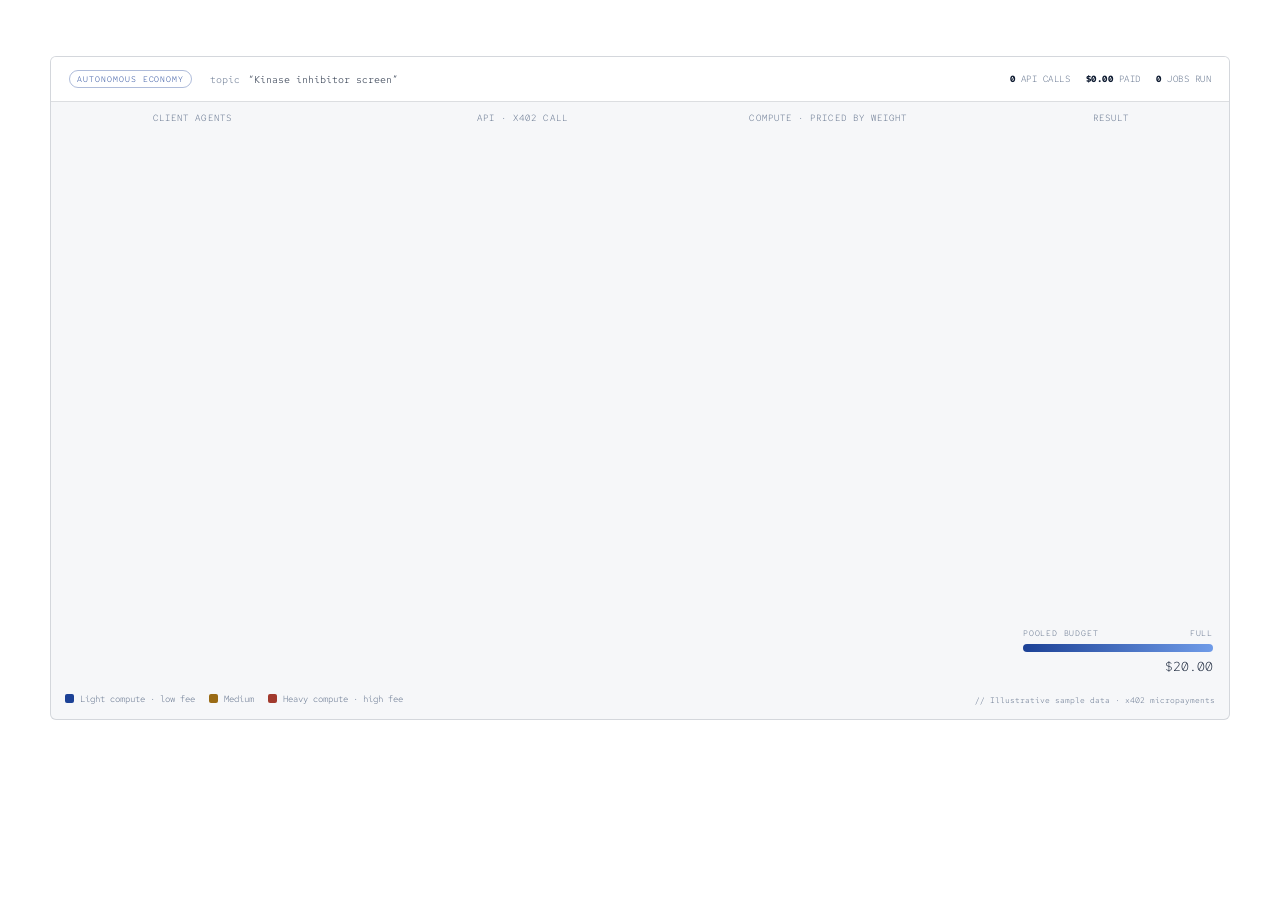
<file: autonomous-economy.html>
<!DOCTYPE html>
<html lang="en">
<head>
<meta charset="UTF-8" />
<meta name="viewport" content="width=device-width, initial-scale=1.0" />
<title>NewScience — Autonomous Economy</title>
<link rel="preconnect" href="https://fonts.googleapis.com" />
<link rel="preconnect" href="https://fonts.gstatic.com" crossorigin />
<link href="https://fonts.googleapis.com/css2?family=Inter:wght@300;400;500;600&family=Red+Hat+Mono:wght@400;500&display=swap" rel="stylesheet" />
<style>
  /* Synced with brand.md / token.css — Inter + Red Hat Mono, white surfaces,
     hairline borders, cobalt accent, brand status colors. No serif, no italic. */
  *,*::before,*::after{box-sizing:border-box;margin:0;padding:0}
  :root{
    --ink:#0d1a30;--ink-soft:#2a4068;--ink-muted:#5a6b86;
    --paper:#ffffff;--surface:#ffffff;--canvas-bg:#f6f7f9;--line:rgba(13,26,48,0.14);--fill-faint:rgba(13,26,48,0.05);
    --cobalt:#1c4196;--cobalt-light:#6f9be8;--green:#1c7a52;--amber:#9a6b15;--red:#a23a2e;
    --display:'Inter',system-ui,sans-serif;--sans:'Inter',system-ui,sans-serif;--mono:'Red Hat Mono',ui-monospace,monospace;
  }
  body{background:var(--paper);color:var(--ink);font-family:var(--sans);font-weight:300;-webkit-font-smoothing:antialiased;padding:56px 40px}

  .frame{width:100%;max-width:1180px;margin:0 auto;aspect-ratio:16/9;position:relative;border:1px solid var(--line);border-radius:6px;overflow:hidden;background:var(--canvas-bg);display:flex;flex-direction:column}

  .topbar{display:flex;align-items:center;gap:12px;padding:13px 18px;border-bottom:1px solid var(--line);background:var(--surface);z-index:6}
  .brand{display:flex;align-items:center;gap:9px}
  .brand .mk{width:26px;height:26px;border-radius:5px;background:var(--ink);display:flex;align-items:center;justify-content:center;font-family:var(--mono);font-size:10px;color:#fff}
  .brand .nm{font-family:var(--display);font-weight:600;font-size:16px;letter-spacing:-0.01em}
  .brand .tag{font-family:var(--mono);font-size:8px;letter-spacing:.12em;text-transform:uppercase;color:var(--cobalt);border:1px solid rgba(28,65,150,.35);border-radius:20px;padding:3px 7px}
  .topic{margin-left:6px;display:flex;align-items:center;gap:8px;font-family:var(--mono);font-size:10px;color:var(--ink-muted)}
  .topic .v{color:var(--ink)}
  .meta{margin-left:auto;display:flex;gap:16px;font-family:var(--mono);font-size:9px;letter-spacing:.05em;color:var(--ink-muted);text-transform:uppercase}
  .meta b{color:var(--ink)}
  @media(max-width:700px){.meta{display:none}}

  .stage{flex:1;position:relative;min-height:0}
  canvas{position:absolute;inset:0;width:100%;height:100%;z-index:1}

  .colhead{position:absolute;top:10px;z-index:4;font-family:var(--mono);font-size:9px;letter-spacing:.12em;text-transform:uppercase;color:var(--ink-muted);transform:translateX(-50%);text-align:center;width:200px}

  .controls{position:absolute;bottom:14px;left:50%;transform:translateX(-50%);z-index:6}
  .btn{font-family:var(--mono);font-size:10px;letter-spacing:.12em;text-transform:uppercase;border:1px solid var(--ink);background:var(--ink);color:#fff;padding:12px 24px;border-radius:2px;cursor:pointer;display:inline-flex;align-items:center;gap:8px;transition:opacity .2s}
  .btn:hover{opacity:.88} .btn:disabled{opacity:.4;cursor:default} .btn svg{width:12px;height:12px}

  .legend{position:absolute;left:14px;bottom:14px;z-index:5;font-family:var(--mono);font-size:9px;color:var(--ink-muted);display:flex;gap:14px;flex-wrap:wrap;max-width:60%}
  .legend .row{display:flex;align-items:center;gap:6px}
  .legend .sw{width:9px;height:9px;border-radius:2px}
  .foot{position:absolute;right:14px;bottom:14px;font-family:var(--mono);font-size:8px;color:var(--ink-muted);z-index:5}

  /* budget meter bottom-right inside stage (clear of the column headers) */
  .budget{position:absolute;right:16px;bottom:44px;z-index:5;width:190px;font-family:var(--mono)}
  .budget .bl{font-size:8px;letter-spacing:.1em;text-transform:uppercase;color:var(--ink-muted);margin-bottom:6px;display:flex;justify-content:space-between}
  .budget .bar{height:8px;background:var(--fill-faint);border-radius:4px;overflow:hidden}
  .budget .fill{height:100%;width:100%;background:linear-gradient(90deg,#1c4196,#6f9be8);transition:width .5s ease}
  .budget .amt{font-size:13px;color:var(--ink);margin-top:6px;text-align:right}

  @media(max-width:700px){.frame{aspect-ratio:auto;height:520px}}
</style>
</head>
<body>
<div class="frame" id="frame">
  <div class="topbar">
    <div class="brand"><span class="tag">Autonomous Economy</span></div>
    <div class="topic">topic <span class="v">“Kinase inhibitor screen”</span></div>
    <div class="meta">
      <span><b id="m-calls">0</b> API calls</span>
      <span><b id="m-paid">$0.00</b> paid</span>
      <span><b id="m-jobs">0</b> jobs run</span>
    </div>
  </div>

  <div class="stage" id="stage">
    <canvas id="cv"></canvas>
    <div class="budget">
      <div class="bl"><span>Pooled budget</span><span id="modeLbl">full</span></div>
      <div class="bar"><div class="fill" id="bfill"></div></div>
      <div class="amt" id="bamt">$20.00</div>
    </div>

    <div class="legend">
      <div class="row"><span class="sw" style="background:#1c4196"></span>Light compute · low fee</div>
      <div class="row"><span class="sw" style="background:#9a6b15"></span>Medium</div>
      <div class="row"><span class="sw" style="background:#a23a2e"></span>Heavy compute · high fee</div>
    </div>
    <div class="foot">// Illustrative sample data · x402 micropayments</div>
  </div>
</div>

<script>
const stage=document.getElementById('stage'), cv=document.getElementById('cv'), ctx=cv.getContext('2d');
let W,H,DPR,_pw=-1,_ph=-1;
function resize(){const r=stage.getBoundingClientRect(); if(Math.abs(r.width-_pw)<1 && Math.abs(r.height-_ph)<1) return; _pw=r.width;_ph=r.height; W=r.width;H=r.height;DPR=Math.min(devicePixelRatio||1,2);cv.width=W*DPR;cv.height=H*DPR;cv.style.width=W+'px';cv.style.height=H+'px';ctx.setTransform(DPR,0,0,DPR,0,0);layout();}
window.addEventListener('resize',resize);

// 4 horizontal lanes (columns): Client agents → API/x402 → Compute (priced by weight) → Result
let LANE=[];
function laneX(i){return LANE[i];}
// agents on the left
const NCLIENT=5;
const CLIENTS=["Agent · Lab A","Agent · Lab B","Agent · Pharma","Agent · Academic","Agent · Startup"];
// compute job archetypes with weights -> fee
const JOBS=[
  {name:"fold predict",     weight:1, tier:"light",  fee:0.12, dur:1800},
  {name:"single docking",   weight:2, tier:"light",  fee:0.22, dur:2200},
  {name:"docking ×8",       weight:4, tier:"medium", fee:0.46, dur:3000},
  {name:"MD refinement",    weight:6, tier:"medium", fee:0.68, dur:3600},
  {name:"ensemble dock ×32",weight:9, tier:"heavy",  fee:1.05, dur:4400},
  {name:"free-energy calc", weight:12,tier:"heavy",  fee:1.60, dur:5200},
];
function tierCol(t){return t==="light"?"#1c4196":t==="medium"?"#9a6b15":"#a23a2e";}

let clients=[], gateY, computeY, packets=[], coins=[];
function layout(){
  LANE=[ W*0.12, W*0.40, W*0.66, W*0.90 ];
  // place colheads
  setHead(0,"Client agents"); setHead(1,"API · x402 call"); setHead(2,"Compute · priced by weight"); setHead(3,"Result");
  clients=[];
  const top=60, bottom=H-56;
  for(let i=0;i<NCLIENT;i++){
    const y=top+(bottom-top)*(i/(NCLIENT-1));
    clients.push({i,y,x:laneX(0),busy:false,label:CLIENTS[i]});
  }
}
function setHead(i,txt){
  let el=document.getElementById('h'+i);
  if(!el){el=document.createElement('div');el.className='colhead';el.id='h'+i;stage.appendChild(el);}
  el.style.left=( [W*0.12,W*0.40,W*0.66,W*0.90][i] )+'px'; el.textContent=txt;
}

// active jobs in flight
let jobsActive=[]; // {client, job, stage:'tocall'|'paying'|'computing'|'done', x,y, prog, ...}
let budget=20.00, paid=0, calls=0, jobsDone=0;

function rnd(a,b){return a+Math.random()*(b-a);}
function shade(hex,amt){const c=hex.replace('#','');const r=parseInt(c.substr(0,2),16),g=parseInt(c.substr(2,2),16),b=parseInt(c.substr(4,2),16);const f=v=>Math.max(0,Math.min(255,Math.round(v+(amt<0?v*amt:(255-v)*amt))));return`rgb(${f(r)},${f(g)},${f(b)})`;}

let phase="idle";window.phase="idle";
let playing=false, gen=0, runTimer=null, doneIv=null, restartTimer=null, dispatched=0;
let t0=performance.now();
function loop(){
  if(!playing) return;
  const now=performance.now(),dt=Math.min(40,now-t0);t0=now;
  // advance jobs
  for(const j of jobsActive){
    if(j.stage==="tocall"){ j.t+=dt/700; if(j.t>=1){ j.t=0; j.stage="paying"; doPay(j);} }
    else if(j.stage==="paying"){ j.t+=dt/700; if(j.t>=1){ j.t=0; j.stage="computing"; } }
    else if(j.stage==="computing"){ j.prog+=dt/j.job.dur; if(j.prog>=1){ j.prog=1; j.stage="result"; j.t=0; finishJob(j);} }
    else if(j.stage==="result"){ j.t+=dt/700; }
  }
  jobsActive=jobsActive.filter(j=>!(j.stage==="result"&&j.t>=1.1));
  for(const c of coins){ c.t+=dt/650; } coins=coins.filter(c=>c.t<1.05);
  draw(); requestAnimationFrame(loop);
}

function draw(){
  ctx.clearRect(0,0,W,H);
  // lane guide lines (faint vertical anchors)
  // edges client->gate (static faint), gate->compute, compute->result
  ctx.strokeStyle="rgba(28,65,150,0.10)";ctx.lineWidth=1;
  for(const c of clients){ curve(c.x+22, c.y, laneX(1), H/2); }
  curveV(laneX(1),H/2,laneX(2),H/2,"rgba(28,65,150,0.10)",1);
  curveV(laneX(2),H/2,laneX(3),H/2,"rgba(28,122,82,0.12)",1);

  // x402 gate node (center-left)
  drawHub(laneX(1),H/2,"x402","API");
  // compute hub
  drawHub(laneX(2),H/2,"⚙","RUN");
  // result hub
  drawHub(laneX(3),H/2,"✓","SIGNED",true);

  // client nodes
  for(const c of clients){
    const r=15;
    const g=ctx.createRadialGradient(c.x-4,c.y-4,1,c.x,c.y,r);
    g.addColorStop(0,"#6f9be8");g.addColorStop(1,"#1c4196");
    ctx.beginPath();ctx.arc(c.x,c.y,r,0,7);ctx.fillStyle=g;ctx.fill();
    ctx.strokeStyle="rgba(28,65,150,0.45)";ctx.lineWidth=1;ctx.stroke();
    ctx.fillStyle="#ffffff";ctx.font="10px 'Red Hat Mono',monospace";ctx.textAlign="center";ctx.textBaseline="middle";ctx.fillText("◆",c.x,c.y);
    ctx.fillStyle="rgba(13,26,48,0.6)";ctx.font="7px 'Red Hat Mono',monospace";ctx.fillText(c.label,c.x,c.y+r+10);
  }

  // active job tokens
  const computing=jobsActive.filter(j=>j.stage==="computing");
  computing.forEach((j,idx)=>{ j._row=idx; j._n=computing.length; });
  for(const j of jobsActive){
    let pos;
    if(j.stage==="tocall"){ pos=cpos(j.cx,j.cy,laneX(1),H/2,j.t); }
    else if(j.stage==="paying"){ pos={x:laneX(1),y:H/2}; }
    else if(j.stage==="computing"){ pos={x:laneX(2),y:H/2}; }
    else { pos=cpos(laneX(2),H/2,laneX(3),H/2,j.t); }
    const r=6+j.job.weight*0.9;
    const col=tierCol(j.job.tier);
    if(j.stage==="computing"){
      const spacing=Math.min(42, (H-120)/Math.max(1,j._n));
      const oy=H/2 + (j._row-(j._n-1)/2)*spacing;
      ctx.beginPath();ctx.arc(laneX(2),oy,r+5,-Math.PI/2,-Math.PI/2+j.prog*Math.PI*2);ctx.strokeStyle=col;ctx.lineWidth=2.5;ctx.lineCap="round";ctx.stroke();
      ballGrad(laneX(2),oy,r,col);
      ctx.fillStyle="#ffffff";ctx.font="8px 'Red Hat Mono',monospace";ctx.textAlign="center";ctx.textBaseline="middle";ctx.fillText(Math.round(j.prog*100)+"%",laneX(2),oy);
      // fee tag (left) + name (right) to avoid vertical collision
      ctx.fillStyle=col;ctx.font="9px 'Red Hat Mono',monospace";ctx.textAlign="right";ctx.fillText("$"+j.job.fee.toFixed(2),laneX(2)-r-8,oy);
      ctx.fillStyle="rgba(13,26,48,0.7)";ctx.font="8px 'Red Hat Mono',monospace";ctx.textAlign="left";ctx.fillText(j.job.name,laneX(2)+r+8,oy);
    } else {
      ballGrad(pos.x,pos.y,r,col);
      if(j.stage==="result"){ctx.fillStyle="#ffffff";ctx.font="9px 'Red Hat Mono',monospace";ctx.textAlign="center";ctx.textBaseline="middle";ctx.fillText("✓",pos.x,pos.y);}
    }
  }

  // x402 coins flying client->gate when paying
  for(const c of coins){
    const pos=cpos(c.x0,c.y0,c.x1,c.y1,c.t);
    ctx.beginPath();ctx.arc(pos.x,pos.y,7,0,7);ctx.fillStyle="#9a6b15";ctx.fill();
    ctx.fillStyle="#ffffff";ctx.font="9px 'Red Hat Mono',monospace";ctx.textAlign="center";ctx.textBaseline="middle";ctx.fillText("$",pos.x,pos.y);
  }
}
function jobsComputing(){return jobsActive.filter(j=>j.stage==="computing").length||1;}
function ballGrad(x,y,r,col){const g=ctx.createRadialGradient(x-r*0.3,y-r*0.3,1,x,y,r);g.addColorStop(0,col);g.addColorStop(1,shade(col,-0.5));ctx.beginPath();ctx.arc(x,y,r,0,7);ctx.fillStyle=g;ctx.fill();}
function drawHub(x,y,glyph,label,green){
  ctx.beginPath();ctx.roundRect(x-30,y-30,60,60,12);
  ctx.fillStyle="#ffffff";ctx.fill();
  ctx.strokeStyle = green? "rgba(28,122,82,0.55)":"rgba(28,65,150,0.45)";ctx.lineWidth=1;ctx.stroke();
  ctx.fillStyle="#0d1a30";ctx.font="600 16px 'Inter',sans-serif";ctx.textAlign="center";ctx.textBaseline="middle";ctx.fillText(glyph,x,y-2);
  ctx.fillStyle=green?"#1c7a52":"#1c4196";ctx.font="7px 'Red Hat Mono',monospace";ctx.fillText(label,x,y+18);
}
function curve(x0,y0,x1,y1){const mx=(x0+x1)/2;ctx.beginPath();ctx.moveTo(x0,y0);ctx.bezierCurveTo(mx,y0,mx,y1,x1,y1);ctx.stroke();}
function curveV(x0,y0,x1,y1,style,w){ctx.strokeStyle=style;ctx.lineWidth=w;const mx=(x0+x1)/2;ctx.beginPath();ctx.moveTo(x0,y0);ctx.bezierCurveTo(mx,y0,mx,y1,x1,y1);ctx.stroke();}
function cpos(x0,y0,x1,y1,t){const mx=(x0+x1)/2,u=1-t;const x=u*u*u*x0+3*u*u*t*mx+3*u*t*t*mx+t*t*t*x1;const y=u*u*u*y0+3*u*u*t*y0+3*u*t*t*y1+t*t*t*y1;return{x,y};}

// ---- economy logic ----
function doPay(j){
  const fee=j.job.fee;
  budget=Math.max(0,budget-fee); paid+=fee;
  paid=Math.round(paid*100)/100;
  document.getElementById('m-paid').textContent="$"+paid.toFixed(2);
  setBudget();
  calls++; document.getElementById('m-calls').textContent=calls;
  // coin animation client->gate
  coins.push({x0:j.cx,y0:j.cy,x1:laneX(1),y1:H/2,t:0});
  // assign a compute slot
  j.slot=jobsActive.filter(a=>a.stage==="computing").length;
}
function finishJob(j){
  jobsDone++; document.getElementById('m-jobs').textContent=jobsDone;
}
function setBudget(){
  const pct=Math.max(0,Math.min(100,budget/20*100));
  const f=document.getElementById('bfill'); f.style.width=pct+'%';
  document.getElementById('bamt').textContent="$"+budget.toFixed(2);
  const m=document.getElementById('modeLbl');
  if(budget>8){m.textContent="full";f.style.background="linear-gradient(90deg,#1c4196,#6f9be8)";}
  else if(budget>3){m.textContent="conserve";f.style.background="linear-gradient(90deg,#7a5512,#9a6b15)";}
  else{m.textContent="low";f.style.background="linear-gradient(90deg,#7a2a22,#a23a2e)";}
}

function dispatch(client){
  // choose a job weighted toward variety
  const job=JOBS[Math.floor(rnd(0,JOBS.length))];
  jobsActive.push({client, job, stage:"tocall", t:0, prog:0, cx:client.x, cy:client.y, slot:0});
}

const TOTAL=14;
function start(){
  layout(); budget=20;paid=0;calls=0;jobsDone=0;jobsActive=[];coins=[];dispatched=0;
  document.getElementById('m-calls').textContent='0';
  document.getElementById('m-paid').textContent='$0.00';
  document.getElementById('m-jobs').textContent='0';
  setBudget();
  phase="running";window.phase="running";
  const g=gen;
  // stagger client dispatches (independent, not synchronized)
  function tickDispatch(){
    if(g!==gen) return;
    if(dispatched>=TOTAL){ checkDone(g); return; }
    const c=clients[Math.floor(rnd(0,clients.length))];
    dispatch(c); dispatched++;
    runTimer=setTimeout(tickDispatch, 750+Math.random()*900);
  }
  tickDispatch();
}
function checkDone(g){
  // wait until all jobs resolved
  doneIv=setInterval(()=>{
    if(g!==gen){ clearInterval(doneIv); return; }
    if(jobsActive.length===0){
      clearInterval(doneIv);
      phase="done";window.phase="done";
      // auto-loop: pause, then run again
      clearTimeout(restartTimer);
      restartTimer=setTimeout(()=>{ if(g===gen && playing) start(); }, 1600);
    }
  },400);
}

// play only while the box is open; loop forever; pause cleanly when closed
window.nsPlay=function(){ if(playing) return; playing=true; gen++; t0=performance.now(); requestAnimationFrame(loop); start(); };
window.nsPause=function(){ playing=false; gen++; clearTimeout(runTimer); clearInterval(doneIv); clearTimeout(restartTimer); phase="idle";window.phase="idle"; };

resize(); setBudget();
</script>
</body>
</html>
</file>
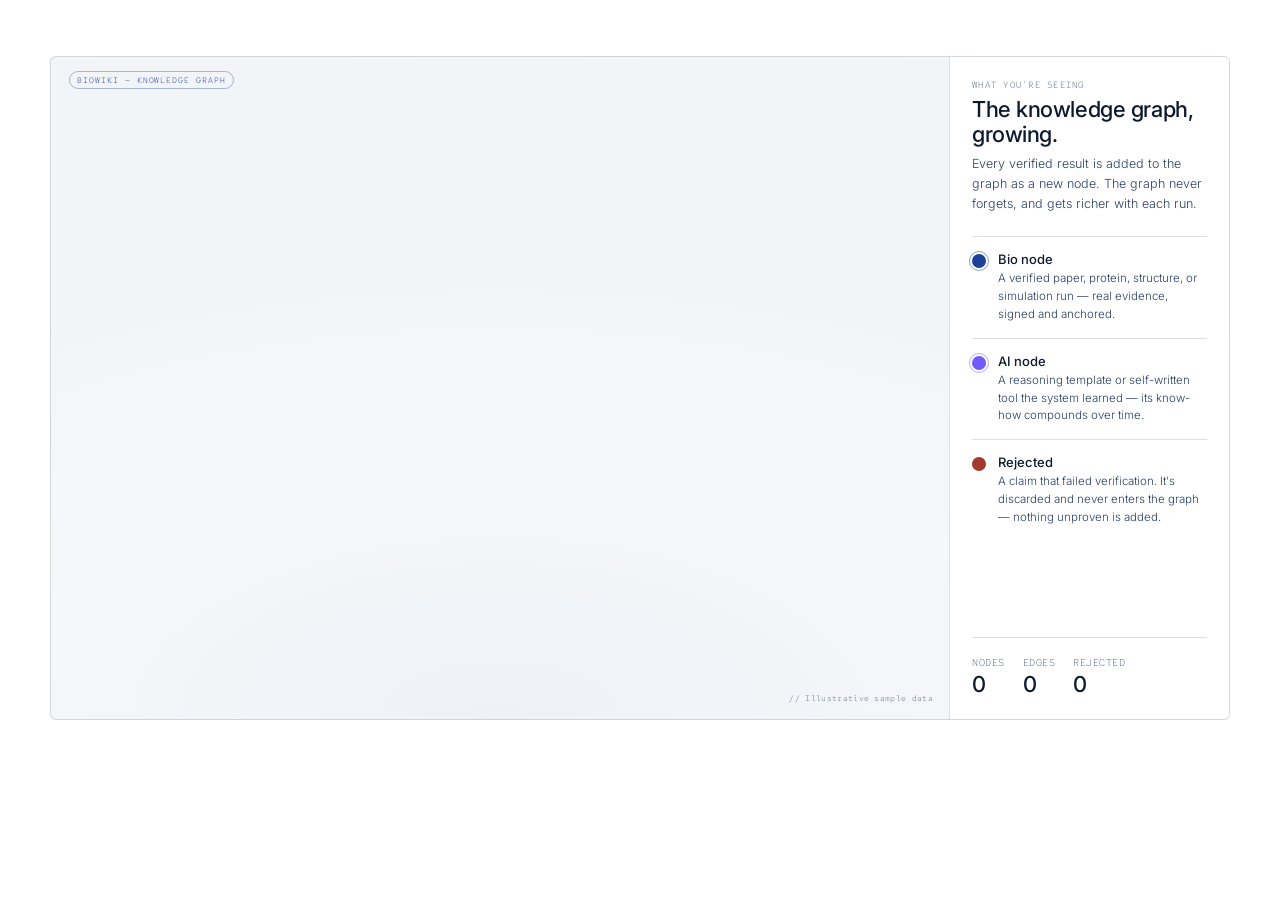
<file: biowiki-tree.html>
<!DOCTYPE html>
<html lang="en">
<head>
<meta charset="UTF-8" />
<meta name="viewport" content="width=device-width, initial-scale=1.0" />
<title>NewScience — BioWiki Knowledge Graph</title>
<link rel="preconnect" href="https://fonts.googleapis.com" />
<link rel="preconnect" href="https://fonts.gstatic.com" crossorigin />
<link href="https://fonts.googleapis.com/css2?family=Inter:wght@300;400;500;600&family=Red+Hat+Mono:wght@400;500&display=swap" rel="stylesheet" />
<style>
  /* Synced with brand.md / token.css — Inter + Red Hat Mono, white surfaces,
     hairline borders, cobalt accent, brand status colors. No serif, no italic. */
  *,*::before,*::after{box-sizing:border-box;margin:0;padding:0}
  :root{
    --ink:#0d1a30;--ink-soft:#2a4068;--ink-muted:#5a6b86;
    --paper:#ffffff;--surface:#ffffff;--canvas-bg:#f6f7f9;--line:rgba(13,26,48,0.14);--fill-faint:rgba(13,26,48,0.05);
    --cobalt:#1c4196;--cobalt-light:#6f9be8;--green:#1c7a52;--amber:#9a6b15;--red:#a23a2e;
    --bio:#1c4196;--ai:#6f5bff;
    --display:'Inter',system-ui,sans-serif;--sans:'Inter',system-ui,sans-serif;--mono:'Red Hat Mono',ui-monospace,monospace;
  }
  body{background:var(--paper);color:var(--ink);font-family:var(--sans);font-weight:300;-webkit-font-smoothing:antialiased;padding:56px 40px}

  /* 16:9 frame */
  .frame{width:100%;max-width:1180px;margin:0 auto;aspect-ratio:16/9;position:relative;border:1px solid var(--line);border-radius:6px;overflow:hidden;background:radial-gradient(ellipse 80% 70% at 38% 100%, #eef2f8 0%, #f6f7f9 60%, #f2f4f8 100%);display:flex}

  .canvas-col{position:relative;flex:1;min-width:0}
  canvas{position:absolute;inset:0;width:100%;height:100%}

  .topbar{position:absolute;top:0;left:0;right:0;display:flex;align-items:center;gap:12px;padding:14px 18px;z-index:6}
  .brand{display:flex;align-items:center;gap:9px}
  .brand .tag{font-family:var(--mono);font-size:8px;letter-spacing:.12em;text-transform:uppercase;color:var(--cobalt);border:1px solid rgba(28,65,150,.35);border-radius:20px;padding:3px 7px}

  /* incoming candidate toast */
  .toast{position:absolute;left:50%;top:54px;transform:translateX(-50%);z-index:6;background:rgba(255,255,255,.96);border:1px solid var(--line);border-radius:8px;padding:9px 14px;font-family:var(--mono);font-size:10px;letter-spacing:.03em;color:var(--ink);display:flex;align-items:center;gap:10px;opacity:0;transition:opacity .3s;white-space:nowrap;box-shadow:0 8px 22px -10px rgba(13,26,48,.3)}
  .toast.show{opacity:1}
  .toast .verdict{padding:3px 8px;border-radius:4px;font-size:8px;letter-spacing:.08em;text-transform:uppercase}
  .toast .verdict.ok{color:var(--green);background:rgba(28,122,82,.14)}
  .toast .verdict.fail{color:var(--red);background:rgba(162,58,46,.14)}

  /* single control */
  .ctrls{position:absolute;bottom:16px;left:50%;transform:translateX(-50%);z-index:6}
  .btn{font-family:var(--mono);font-size:10px;letter-spacing:.12em;text-transform:uppercase;border:1px solid var(--ink);background:var(--ink);color:#fff;padding:13px 26px;border-radius:2px;cursor:pointer;display:inline-flex;align-items:center;gap:9px;transition:opacity .2s}
  .btn:hover{opacity:.88} .btn:disabled{opacity:.4;cursor:default}
  .btn svg{width:13px;height:13px}

  /* RIGHT definitions panel */
  .defs{width:280px;flex-shrink:0;border-left:1px solid var(--line);background:var(--surface);padding:22px 22px;display:flex;flex-direction:column;z-index:5}
  .defs .dh{font-family:var(--mono);font-size:9px;letter-spacing:.14em;text-transform:uppercase;color:var(--ink-muted);margin-bottom:6px}
  .defs h2{font-family:var(--display);font-size:22px;font-weight:500;line-height:1.12;letter-spacing:-0.02em;margin-bottom:8px}
  .defs .intro{font-size:12.5px;color:var(--ink-soft);line-height:1.6;margin-bottom:22px}
  .def{display:flex;gap:12px;padding:14px 0;border-top:1px solid var(--line)}
  .def .ic{width:14px;height:14px;border-radius:50%;flex-shrink:0;margin-top:3px;position:relative}
  .def .ic.ring::after{content:'';position:absolute;inset:-3px;border-radius:50%;border:1.5px solid currentColor;opacity:.5}
  .def .tx .t{font-size:13px;font-weight:500;color:var(--ink);margin-bottom:3px}
  .def .tx .d{font-size:11.5px;color:var(--ink-soft);line-height:1.55}
  .defs .stats{margin-top:auto;padding-top:18px;border-top:1px solid var(--line);display:flex;gap:18px;font-family:var(--mono);font-size:10px;letter-spacing:.05em;color:var(--ink-muted);text-transform:uppercase}
  .defs .stats b{display:block;font-family:var(--display);font-size:22px;font-weight:500;color:var(--ink);margin-top:2px}
  .foot{position:absolute;right:296px;bottom:16px;font-family:var(--mono);font-size:8px;color:var(--ink-muted);letter-spacing:.04em;z-index:5}

  @media(max-width:760px){body{padding:48px 24px}.frame{flex-direction:column;aspect-ratio:auto;height:auto}.defs{width:100%;border-left:none;border-top:1px solid var(--line)}.canvas-col{aspect-ratio:16/9}.foot{display:none}}
</style>
</head>
<body>
<div class="frame" id="frame">
  <div class="canvas-col" id="canvasCol">
    <div class="topbar">
      <div class="brand"><span class="tag">BioWiki — Knowledge Graph</span></div>
    </div>

    <canvas id="cv"></canvas>

    <div class="toast" id="toast"></div>
  </div>

  <aside class="defs">
    <div class="dh">What you're seeing</div>
    <h2>The knowledge graph, growing.</h2>
    <p class="intro">Every verified result is added to the graph as a new node. The graph never forgets, and gets richer with each run.</p>

    <div class="def">
      <span class="ic ring" style="background:#1c4196;color:#1c4196"></span>
      <div class="tx"><div class="t">Bio node</div><div class="d">A verified paper, protein, structure, or simulation run — real evidence, signed and anchored.</div></div>
    </div>
    <div class="def">
      <span class="ic ring" style="background:#6f5bff;color:#6f5bff"></span>
      <div class="tx"><div class="t">AI node</div><div class="d">A reasoning template or self-written tool the system learned — its know-how compounds over time.</div></div>
    </div>
    <div class="def">
      <span class="ic" style="background:#a23a2e"></span>
      <div class="tx"><div class="t">Rejected</div><div class="d">A claim that failed verification. It's discarded and never enters the graph — nothing unproven is added.</div></div>
    </div>

    <div class="stats">
      <div>Nodes<b id="m-leaves">0</b></div>
      <div>Edges<b id="m-branch">0</b></div>
      <div>Rejected<b id="m-rej">0</b></div>
    </div>
  </aside>

  <div class="foot">// Illustrative sample data</div>
</div>

<script>
const frame=document.getElementById('frame'), canvasCol=document.getElementById('canvasCol'), cv=document.getElementById('cv'), ctx=cv.getContext('2d');
let W,H,DPR,_pw=-1,_ph=-1;
function resize(){
  const r=canvasCol.getBoundingClientRect();
  if(Math.abs(r.width-_pw)<1 && Math.abs(r.height-_ph)<1) return; _pw=r.width;_ph=r.height;
  W=r.width;H=r.height;
  DPR=Math.min(devicePixelRatio||1,2);
  cv.width=W*DPR;cv.height=H*DPR;cv.style.width=W+'px';cv.style.height=H+'px';
  ctx.setTransform(DPR,0,0,DPR,0,0);
  buildSkeleton();
}
window.addEventListener('resize',resize);

// ---- tree skeleton: a trunk that rises, with branch segments forking L/R ----
// Each branch is a line segment with slots for leaves along it.
let branches=[];   // {x1,y1,x2,y2, side, depth, grown(0..1), slots:[{t, taken}]}
let leaves=[];     // {bx, side, t, x,y, type, score, born, grow}
let falling=[];    // rejected
let trunkTopY;
function buildSkeleton(){
  branches=[]; leaves=[]; falling=[];
  const baseX=W/2, baseY=H*0.94;
  trunkTopY=H*0.22;
  // main trunk (vertical, slight taper handled in draw)
  const trunk={x1:baseX,y1:baseY,x2:baseX,y2:trunkTopY,side:0,depth:0,grown:0,slots:[]};
  branches.push(trunk);
  // primary branches forking off the trunk at several heights, alternating L/R
  const forks=[
    {t:0.26, side:-1, len:0.34, ang:-0.5},
    {t:0.38, side: 1, len:0.36, ang: 0.5},
    {t:0.50, side:-1, len:0.33, ang:-0.6},
    {t:0.60, side: 1, len:0.31, ang: 0.58},
    {t:0.70, side:-1, len:0.27, ang:-0.66},
    {t:0.78, side: 1, len:0.26, ang: 0.64},
    {t:0.86, side:-1, len:0.20, ang:-0.72},
    {t:0.92, side: 1, len:0.18, ang: 0.74},
  ];
  const primaries=[];
  forks.forEach(fk=>{
    const px=baseX, py=baseY+(trunkTopY-baseY)*fk.t;
    const L=Math.min(W,H)*fk.len;
    const bx2=px+ fk.side*L*0.85;
    const by2=py - L*0.55;
    const b={x1:px,y1:py,x2:bx2,y2:by2,side:fk.side,depth:1,grown:0,slots:[]};
    const nslots=6;
    for(let i=1;i<=nslots;i++) b.slots.push({t:rnd(0.25,0.98), taken:false});
    branches.push(b); primaries.push(b);
  });
  // secondary twigs off each primary, for fullness
  primaries.forEach(pb=>{
    const ntw = Math.random()<0.7?2:1;
    for(let k=0;k<ntw;k++){
      const at=rnd(0.45,0.8);
      const sx=pb.x1+(pb.x2-pb.x1)*at, sy=pb.y1+(pb.y2-pb.y1)*at;
      const tl=Math.hypot(pb.x2-pb.x1,pb.y2-pb.y1)*rnd(0.4,0.6);
      const tw={x1:sx,y1:sy,
                x2:sx+pb.side*tl*rnd(0.5,0.9),
                y2:sy - tl*rnd(0.4,0.8),
                side:pb.side,depth:2,grown:0,slots:[]};
      for(let i=1;i<=4;i++) tw.slots.push({t:rnd(0.3,0.95),taken:false});
      branches.push(tw);
    }
  });
  // crown leaf slots on upper trunk
  for(let i=0;i<5;i++) trunk.slots.push({t:rnd(0.62,0.98), taken:false});
}
resize();

const BIO=["AlphaFold3 fold","Kinase pose","Antibody affinity","Enzyme variant","Binder design","Membrane complex","Fragment screen","Repurposing hit","SOTA re-score"];
const AI=["Reasoning template","Docking tool","Fold-compare skill","Mutation ranker"];
function rnd(a,b){return a+Math.random()*(b-a);}

let leafCount=0, branchGrown=0, rejCount=0;

function pointOnBranch(b,t){ return {x:b.x1+(b.x2-b.x1)*t, y:b.y1+(b.y2-b.y1)*t}; }

function findSlot(){
  // prefer branches already grown; collect free slots
  const free=[];
  branches.forEach((b,bi)=>{ if(b.grown>0.4) b.slots.forEach((s,si)=>{ if(!s.taken) free.push({bi,si}); }); });
  if(free.length===0) return null;
  return free[Math.floor(Math.random()*free.length)];
}

function spawn(){
  const ok=Math.random()<0.75;
  const isAI=Math.random()<0.28;
  const label=isAI?AI[Math.floor(rnd(0,AI.length))]:BIO[Math.floor(rnd(0,BIO.length))];
  const score=Math.round(rnd(0.30,0.97)*100)/100;
  const verified=score>=0.6;
  toast(label,verified,score);
  if(!verified){
    // falls from top center
    falling.push({x:W/2+rnd(-40,40), y:H*0.28, vx:rnd(-1,1), vy:rnd(0.3,1), life:1, col:"#a23a2e"});
    rejCount++; document.getElementById('m-rej').textContent=rejCount;
    return;
  }
  const slot=findSlot();
  if(!slot){ return; } // tree saturated; could trigger new branch growth
  const b=branches[slot.bi]; const s=b.slots[slot.si]; s.taken=true;
  const p=pointOnBranch(b,s.t);
  // leaf offset perpendicular to branch, on the branch's side (alternate within branch)
  const side = (slot.si%2===0)?1:-1;
  const ang=Math.atan2(b.y2-b.y1,b.x2-b.x1)+Math.PI/2*side;
  const off=rnd(6,14);
  leaves.push({x:p.x+Math.cos(ang)*off, y:p.y+Math.sin(ang)*off, ang, type:isAI?"ai":"bio", score, label, born:performance.now(), grow:0, sway:rnd(0,Math.PI*2)});
  leafCount++; document.getElementById('m-leaves').textContent=leafCount;
}

function toast(label,ok,score){
  const t=document.getElementById('toast');
  t.innerHTML=`<span>${label}</span><span class="verdict ${ok?'ok':'fail'}">${ok?'verified '+score:'rejected '+score}</span>`;
  t.classList.add('show'); clearTimeout(t._t); t._t=setTimeout(()=>t.classList.remove('show'),1300);
}

let playing=false, gen=0, spawnTimer=null, seqT1=null, seqT2=null, restartTimer=null;
let t0=performance.now();
function draw(){
  if(!playing) return;
  const now=performance.now(), dt=now-t0; t0=now;
  ctx.clearRect(0,0,W,H);

  // grow branches sequentially only while running/done
  if(window.phase==="running" || window.phase==="done"){
    const trunk=branches[0];
    if(trunk.grown<1) trunk.grown=Math.min(1,trunk.grown+dt/1400);
    for(let i=1;i<branches.length;i++){
      const b=branches[i];
      if(trunk.grown>0.5 && branches[i-1].grown>0.35){
        if(b.grown<1) b.grown=Math.min(1,b.grown+dt/1200);
      }
    }
  }
  let grownCount=0;
  for(let i=1;i<branches.length;i++){ if(branches[i].grown>0.9) grownCount++; }
  document.getElementById('m-branch').textContent=grownCount;

  // ---- draw branches (slate limbs) ----
  branches.forEach(b=>{
    const ex=b.x1+(b.x2-b.x1)*b.grown, ey=b.y1+(b.y2-b.y1)*b.grown;
    const wdt = b.depth===0? 14 : b.depth===1? 6 : 3;
    const grad=ctx.createLinearGradient(b.x1,b.y1,ex,ey);
    grad.addColorStop(0,"#9aa6b5"); grad.addColorStop(1,"#5a6b86");
    ctx.strokeStyle=grad; ctx.lineWidth=wdt; ctx.lineCap='round';
    ctx.beginPath();ctx.moveTo(b.x1,b.y1);ctx.lineTo(ex,ey);ctx.stroke();
    ctx.strokeStyle="rgba(28,65,150,0.05)"; ctx.lineWidth=wdt+6;
    ctx.beginPath();ctx.moveTo(b.x1,b.y1);ctx.lineTo(ex,ey);ctx.stroke();
  });

  // ---- draw leaves (graph nodes) ----
  for(const lf of leaves){
    lf.grow=Math.min(1,lf.grow+dt/450);
    lf.sway+=dt/900;
    const col = lf.type==="ai"?"#6f5bff":"#1c4196";
    const r=(lf.type==="ai"?5.5:6.5)*lf.grow;
    const sway=Math.sin(lf.sway)*1.5;
    const x=lf.x+sway, y=lf.y;
    // glow ring (verified)
    ctx.beginPath();ctx.arc(x,y,r+3,0,7);ctx.strokeStyle=col;ctx.globalAlpha=0.4*lf.grow;ctx.lineWidth=2;ctx.stroke();ctx.globalAlpha=1;
    // node body (slightly oval, oriented along branch normal)
    ctx.save();ctx.translate(x,y);ctx.rotate(lf.ang);
    const g=ctx.createRadialGradient(-r*0.3,-r*0.3,1,0,0,r);
    g.addColorStop(0,col);g.addColorStop(1,shade(col,-0.45));
    ctx.fillStyle=g;
    ctx.beginPath();ctx.ellipse(0,0,r,r*0.72,0,0,7);ctx.fill();
    ctx.restore();
  }

  // ---- falling rejects ----
  for(const f of falling){ f.x+=f.vx; f.y+=f.vy*3; f.vy+=0.04; f.life-=0.01;
    ctx.globalAlpha=Math.max(0,f.life);
    ctx.beginPath();ctx.arc(f.x,f.y,5,0,7);ctx.fillStyle=f.col;ctx.fill();
    ctx.globalAlpha=1;
  }
  falling=falling.filter(f=>f.life>0 && f.y<H+20);

  requestAnimationFrame(draw);
}
function shade(hex,amt){const c=hex.replace('#','');const r=parseInt(c.substr(0,2),16),g=parseInt(c.substr(2,2),16),b=parseInt(c.substr(4,2),16);const f=v=>Math.max(0,Math.min(255,Math.round(v+(amt<0?v*amt:(255-v)*amt))));return`rgb(${f(r)},${f(g)},${f(b)})`;}
// ---- orchestrated grow sequence (auto-looping) ----
let phase="idle"; window.phase="idle"; // idle | running | done
const TOTAL_RESULTS=26; // how many candidates to attempt over the run

function startSequence(){
  // reset state first
  if(spawnTimer){clearInterval(spawnTimer);spawnTimer=null;}
  leafCount=0;rejCount=0;buildSkeleton();
  document.getElementById('m-leaves').textContent='0';
  document.getElementById('m-branch').textContent='0';
  document.getElementById('m-rej').textContent='0';
  phase="running";window.phase="running";
  const g=gen;
  // wait for trunk + branches to grow in, then stream results, then stop
  let attempts=0;
  seqT1=setTimeout(()=>{
    if(g!==gen) return;
    spawnTimer=setInterval(()=>{
      if(g!==gen){ clearInterval(spawnTimer); spawnTimer=null; return; }
      spawn(); attempts++;
      if(attempts>=TOTAL_RESULTS){
        clearInterval(spawnTimer);spawnTimer=null;
        // let final leaves settle, then finish
        seqT2=setTimeout(()=>{ if(g===gen) endSequence(); }, 1400);
      }
    }, 360);
  }, 1700);
}
function endSequence(){
  phase="done";window.phase="done";
  // auto-loop: pause, then grow a fresh graph again
  clearTimeout(restartTimer);
  const g=gen;
  restartTimer=setTimeout(()=>{ if(g===gen && playing) startSequence(); }, 1800);
}

// play only while the box is open; loop forever; pause cleanly when closed
window.nsPlay=function(){ if(playing) return; playing=true; gen++; t0=performance.now(); requestAnimationFrame(draw); startSequence(); };
window.nsPause=function(){ playing=false; gen++; if(spawnTimer){clearInterval(spawnTimer);spawnTimer=null;} clearTimeout(seqT1); clearTimeout(seqT2); clearTimeout(restartTimer); phase="idle"; window.phase="idle"; };
</script>
</body>
</html>
</file>
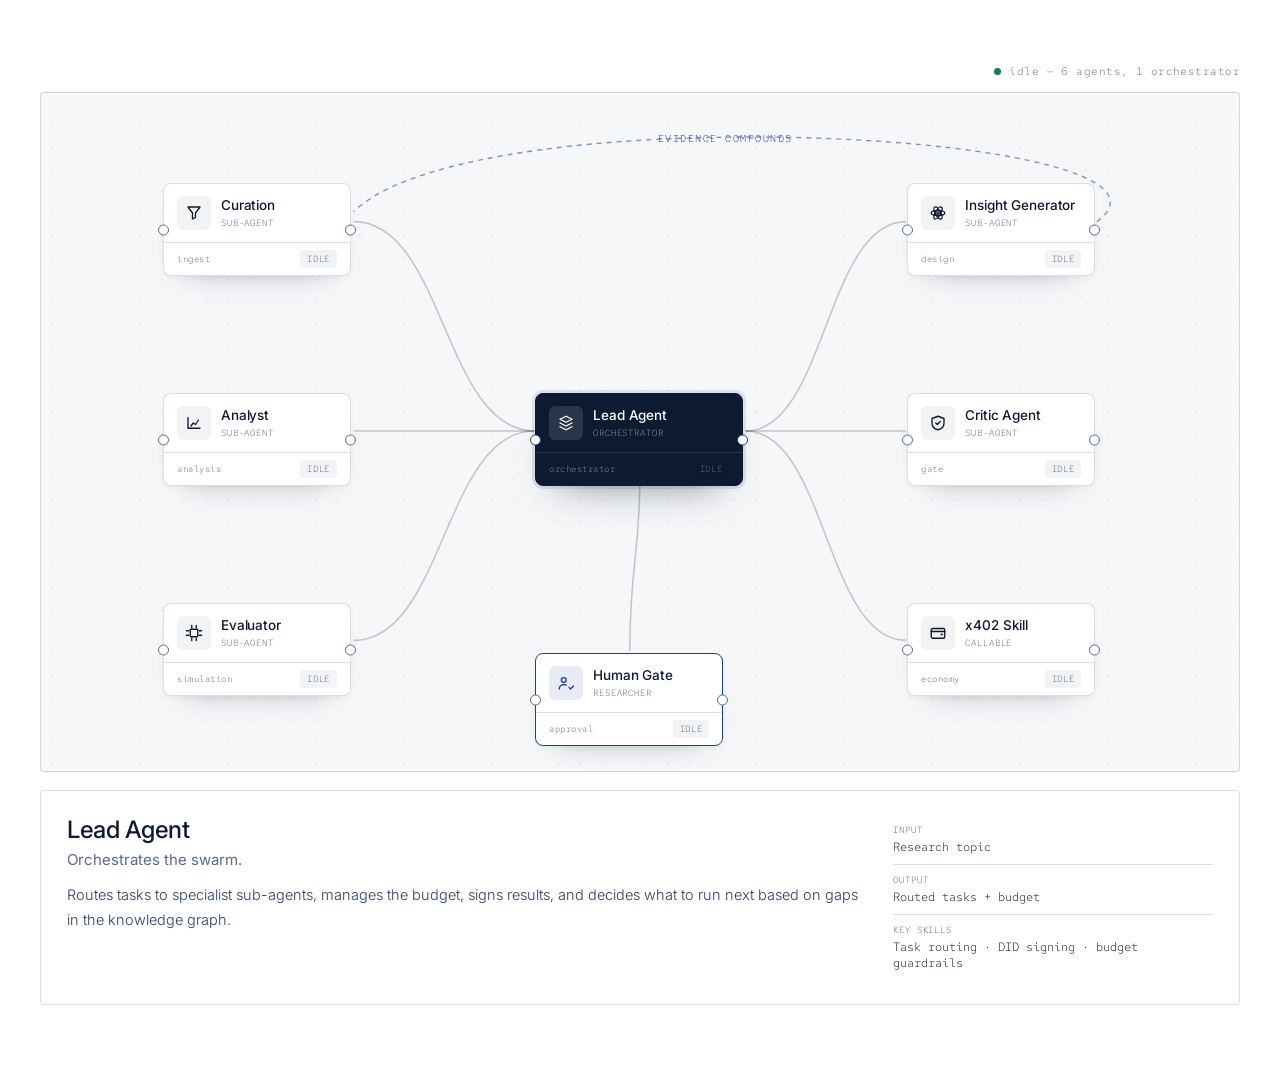
<file: flow-canvas.html>
<!DOCTYPE html>
<html lang="en">
<head>
<meta charset="UTF-8" />
<meta name="viewport" content="width=device-width, initial-scale=1.0" />
<title>NewScience — Agent Workflow Canvas</title>
<link rel="preconnect" href="https://fonts.googleapis.com" />
<link rel="preconnect" href="https://fonts.gstatic.com" crossorigin />
<link href="https://fonts.googleapis.com/css2?family=Inter:wght@300;400;500;600&family=Red+Hat+Mono:wght@400;500&display=swap" rel="stylesheet" />
<style>
  /* Synced with brand.md / token.css — Inter + Red Hat Mono, white surfaces,
     hairline borders, one ink inversion, cobalt accent. No serif, no italic. */
  *,*::before,*::after{box-sizing:border-box;margin:0;padding:0}
  :root{
    --ink:#0d1a30;--ink-soft:#2a4068;--ink-muted:#5a6b86;
    --paper:#ffffff;--surface:#ffffff;--surface-inv:#0d1a30;
    --cobalt:#1c4196;--cobalt-light:#6f9be8;--line:rgba(13,26,48,0.14);
    --green:#1c7a52;--amber:#9a6b15;--red:#a23a2e;
    --display:'Inter',system-ui,sans-serif;--sans:'Inter',system-ui,sans-serif;--mono:'Red Hat Mono',ui-monospace,monospace;
    --grid:rgba(13,26,48,0.06);--canvas-bg:#f6f7f9;--fill-faint:rgba(13,26,48,0.05);
  }
  body{background:var(--paper);color:var(--ink);font-family:var(--sans);font-weight:300;padding:64px 40px;-webkit-font-smoothing:antialiased}
  .wrap{max-width:1200px;margin:0 auto}
  .flow-head{text-align:center;margin-bottom:36px}
  .label{font-family:var(--mono);font-size:11px;letter-spacing:0.28em;text-transform:uppercase;color:var(--ink-muted);display:block;margin-bottom:16px}
  h1{font-family:var(--display);font-weight:500;font-size:clamp(30px,3.6vw,46px);line-height:1.05;letter-spacing:-0.025em;margin-bottom:14px}
  .sub{color:var(--ink-soft);font-weight:300;font-size:16px;line-height:1.7;max-width:60ch;margin:0 auto}

  /* toolbar */
  .toolbar{display:flex;align-items:center;gap:10px;margin-bottom:14px;flex-wrap:wrap}
  .btn{font-family:var(--mono);font-size:11px;letter-spacing:.12em;text-transform:uppercase;border:1px solid var(--line);background:#fff;color:var(--ink);padding:10px 16px;border-radius:2px;cursor:pointer;display:inline-flex;align-items:center;gap:8px;transition:background .2s,opacity .2s,border-color .2s}
  .btn:hover{background:var(--fill-faint)}
  .btn:focus-visible{outline:2px solid var(--cobalt);outline-offset:2px}
  .btn.primary{background:var(--surface-inv);color:#fff;border-color:var(--surface-inv)}
  .btn.primary:hover{opacity:.86;background:var(--surface-inv)}
  .btn .bi{display:inline-flex}.btn .bi svg{width:14px;height:14px}
  .tb-status{font-family:var(--mono);font-size:11px;letter-spacing:.04em;color:var(--ink-muted);margin-left:auto;display:inline-flex;align-items:center;gap:8px}
  .tb-status .live{width:7px;height:7px;border-radius:50%;background:var(--green);animation:pulse 1.4s ease-in-out infinite}
  @keyframes pulse{0%,100%{opacity:1}50%{opacity:.3}}

  /* canvas */
  .canvas{
    position:relative;width:100%;height:680px;border:1px solid var(--line);border-radius:4px;overflow:hidden;
    background-color:var(--canvas-bg);
    background-image:radial-gradient(var(--grid) 1.3px, transparent 1.3px);
    background-size:22px 22px;
  }
  svg.wires{position:absolute;inset:0;width:100%;height:100%;z-index:1;pointer-events:none}

  .node{
    position:absolute;z-index:2;width:188px;background:var(--surface);border:1px solid var(--line);border-radius:8px;
    box-shadow:0 2px 4px rgba(13,26,48,.04),0 16px 32px -24px rgba(13,26,48,.4);
    cursor:pointer;transition:transform .15s,box-shadow .15s,border-color .15s;
  }
  .node:hover{transform:translateY(-2px);box-shadow:0 4px 8px rgba(13,26,48,.06),0 22px 40px -24px rgba(13,26,48,.5);border-color:var(--ink-muted)}
  .node.sel{border-color:var(--cobalt);box-shadow:0 0 0 3px rgba(28,65,150,.12),0 22px 40px -24px rgba(13,26,48,.5)}
  .node.active{border-color:var(--ink)}
  .node .head{display:flex;align-items:center;gap:10px;padding:12px 13px}
  .node .ic{width:34px;height:34px;border-radius:6px;background:var(--fill-faint);display:flex;align-items:center;justify-content:center;color:var(--ink);flex-shrink:0;transition:background .3s,color .3s}
  .node .ic svg{width:18px;height:18px}
  .node.active .ic{background:var(--ink);color:#fff}
  .node .tt{min-width:0}
  .node .nm{font-family:var(--sans);font-weight:500;font-size:13.5px;line-height:1.2;letter-spacing:-.01em}
  .node .ac{font-family:var(--mono);font-size:8.5px;letter-spacing:.1em;text-transform:uppercase;color:var(--ink-muted);margin-top:3px}
  .node .foot{border-top:1px solid var(--line);padding:7px 13px;display:flex;align-items:center;justify-content:space-between}
  .chip{font-family:var(--mono);font-size:8.5px;letter-spacing:.08em;text-transform:uppercase;padding:3px 7px;border-radius:3px}
  .chip.idle{color:var(--ink-muted);background:var(--fill-faint)}
  .chip.done{color:var(--green);background:rgba(28,122,82,.1)}
  .chip.run{color:var(--amber);background:rgba(154,107,21,.12)}
  .node .type{font-family:var(--mono);font-size:8.5px;letter-spacing:.06em;color:var(--ink-muted)}

  /* ports */
  .port{position:absolute;width:11px;height:11px;border-radius:50%;background:#fff;border:1.5px solid var(--ink-muted);top:50%;transform:translateY(-50%);z-index:3}
  .port.in{left:-6px}.port.out{right:-6px}
  .node.lead .port{border-color:var(--cobalt)}

  /* lead node emphasis — the one inverted surface */
  .node.lead{width:208px;border-color:var(--ink);background:var(--surface-inv)}
  .node.lead .nm{color:#fff}.node.lead .ac{color:rgba(255,255,255,.55)}
  .node.lead .ic{background:rgba(255,255,255,.12);color:#fff}
  .node.lead .foot{border-top-color:rgba(255,255,255,.14)}
  .node.lead .type{color:rgba(255,255,255,.5)}
  .node.lead .chip.run{background:rgba(154,107,21,.25);color:#e3c06a}

  /* gate node */
  .node.gate{border-color:var(--cobalt)}
  .node.gate .ic{background:rgba(28,65,150,.1);color:var(--cobalt)}

  /* detail drawer */
  .drawer{margin-top:18px;background:var(--surface);border:1px solid var(--line);border-radius:4px;padding:24px 26px;display:grid;grid-template-columns:1fr 320px;gap:32px}
  .drawer h3{font-family:var(--display);font-weight:500;font-size:24px;letter-spacing:-0.02em;margin-bottom:6px}
  .drawer .dt{font-family:var(--display);font-weight:400;font-size:15px;color:var(--ink-muted);margin-bottom:14px}
  .drawer p{color:var(--ink-soft);font-size:14.5px;line-height:1.7;font-weight:300}
  .io{font-family:var(--mono);font-size:12px}
  .io .r{padding:9px 0;border-bottom:1px solid var(--line)}
  .io .r:last-child{border:none}
  .io .k{font-size:9px;letter-spacing:.1em;text-transform:uppercase;color:var(--ink-muted);display:block;margin-bottom:3px}
  .io .v{color:var(--ink)}
  @media(max-width:820px){.drawer{grid-template-columns:1fr;gap:18px}.canvas{height:560px}}
  @media(max-width:760px){body{padding:48px 24px}}
  @media(prefers-reduced-motion:reduce){.dashflow{animation:none!important}.live{animation:none}}
</style>
</head>
<body>
<div class="wrap">
  <div class="toolbar">
    <span class="tb-status"><span class="live"></span> <span id="statusText">idle — 6 agents, 1 orchestrator</span></span>
  </div>

  <div class="canvas" id="canvas">
    <svg class="wires" id="wires" viewBox="0 0 1180 680" preserveAspectRatio="none"></svg>
    <!-- nodes injected by JS -->
  </div>

  <div class="drawer">
    <div>
      <h3 id="d-name">Lead Agent</h3>
      <div class="dt" id="d-tag">Orchestrates the swarm.</div>
      <p id="d-desc"></p>
    </div>
    <div class="io">
      <div class="r"><span class="k">Input</span><span class="v" id="d-in"></span></div>
      <div class="r"><span class="k">Output</span><span class="v" id="d-out"></span></div>
      <div class="r"><span class="k">Key skills</span><span class="v" id="d-sk"></span></div>
    </div>
  </div>
</div>

<script>
// ---- inline SVG icons (no external dependency) ----
const ICONS = {
  "hierarchy":'<svg viewBox="0 0 24 24" fill="none" stroke="currentColor" stroke-width="1.8" stroke-linecap="round" stroke-linejoin="round"><path d="M12 3 4 7l8 4 8-4-8-4M4 17l8 4 8-4M4 12l8 4 8-4"/></svg>',
  "filter":'<svg viewBox="0 0 24 24" fill="none" stroke="currentColor" stroke-width="1.8" stroke-linecap="round" stroke-linejoin="round"><path d="M4 4h16l-6 8v6l-4 2v-8z"/></svg>',
  "chart":'<svg viewBox="0 0 24 24" fill="none" stroke="currentColor" stroke-width="1.8" stroke-linecap="round" stroke-linejoin="round"><path d="M4 19V5M4 19h16M8 16l3-4 3 2 4-6"/></svg>',
  "cpu":'<svg viewBox="0 0 24 24" fill="none" stroke="currentColor" stroke-width="1.8" stroke-linecap="round" stroke-linejoin="round"><rect x="7" y="7" width="10" height="10" rx="1"/><path d="M9 2v3M15 2v3M9 19v3M15 19v3M2 9h3M2 15h3M19 9h3M19 15h3"/></svg>',
  "atom":'<svg viewBox="0 0 24 24" fill="none" stroke="currentColor" stroke-width="1.8" stroke-linecap="round" stroke-linejoin="round"><circle cx="12" cy="12" r="1.6"/><ellipse cx="12" cy="12" rx="9" ry="3.5"/><ellipse cx="12" cy="12" rx="9" ry="3.5" transform="rotate(60 12 12)"/><ellipse cx="12" cy="12" rx="9" ry="3.5" transform="rotate(120 12 12)"/></svg>',
  "shield":'<svg viewBox="0 0 24 24" fill="none" stroke="currentColor" stroke-width="1.8" stroke-linecap="round" stroke-linejoin="round"><path d="M12 3l8 3v6c0 5-3.5 8-8 9-4.5-1-8-4-8-9V6z"/><path d="M9 12l2 2 4-4"/></svg>',
  "wallet":'<svg viewBox="0 0 24 24" fill="none" stroke="currentColor" stroke-width="1.8" stroke-linecap="round" stroke-linejoin="round"><rect x="3" y="6" width="18" height="13" rx="2"/><path d="M3 10h18M16 14h2"/></svg>',
  "usercheck":'<svg viewBox="0 0 24 24" fill="none" stroke="currentColor" stroke-width="1.8" stroke-linecap="round" stroke-linejoin="round"><circle cx="9" cy="8" r="3.2"/><path d="M3 20c0-3.3 2.7-6 6-6 1.2 0 2.3.35 3.2.96M16 18l2 2 4-4"/></svg>',
  "play":'<svg viewBox="0 0 24 24" fill="currentColor"><path d="M7 5l12 7-12 7z"/></svg>',
  "refresh":'<svg viewBox="0 0 24 24" fill="none" stroke="currentColor" stroke-width="1.8" stroke-linecap="round" stroke-linejoin="round"><path d="M20 11a8 8 0 1 0-2 5.3M20 5v6h-6"/></svg>',
};
const NODES = {
  lead:  {x:486, y:300, cls:"lead", icon:"hierarchy", name:"Lead Agent", actor:"Orchestrator", type:"orchestrator",
          tag:"Orchestrates the swarm.", desc:"Routes tasks to specialist sub-agents, manages the budget, signs results, and decides what to run next based on gaps in the knowledge graph.",
          in:"Research topic", out:"Routed tasks + budget", sk:"Task routing · DID signing · budget guardrails"},
  curate:{x:120, y:90, cls:"", icon:"filter", name:"Curation", actor:"Sub-agent", type:"ingest",
          tag:"Filters noise before the graph.", desc:"Crawls trusted Tier 1–3 sources, trust-scores each paper, and dedups against the graph. Low-quality preprints never enter.",
          in:"Research topic", out:"Clean, trust-scored papers", sk:"Web/API harvest · trust-scoring"},
  analyst:{x:120, y:300, cls:"", icon:"chart", name:"Analyst", actor:"Sub-agent", type:"analysis",
          tag:"Maps the state of the art.", desc:"Extracts SOTA metrics via GraphRAG, builds a comparison dashboard, and picks the strongest structure to reproduce.",
          in:"Clean papers", out:"SOTA table + dashboard", sk:"Param extraction · GraphRAG"},
  evaluator:{x:120, y:510, cls:"", icon:"cpu", name:"Evaluator", actor:"Sub-agent", type:"simulation",
          tag:"Re-runs, scores the gap.", desc:"Translates parameters into simulation commands, runs folding & docking on distributed compute, and scores against reported metrics.",
          in:"Config parameters", out:"Reproducibility score", sk:"ColabFold · DiffDock · log comparison"},
  insight:{x:852, y:90, cls:"", icon:"atom", name:"Insight Generator", actor:"Sub-agent", type:"design",
          tag:"Designs the next experiment.", desc:"Reads the verified gap, identifies sub-optimal sites, and designs structural variants to test next.",
          in:"Delta (theory vs sim)", out:"Mutation variants", sk:"Mutation design · ranking"},
  critic:{x:852, y:300, cls:"", icon:"shield", name:"Critic Agent", actor:"Sub-agent", type:"gate",
          tag:"Independent quality gate.", desc:"Cross-evaluates sub-agent output before anything is committed. Below threshold, it sends the task back with feedback.",
          in:"Sub-agent outputs", out:"Approve / reject / retry", sk:"Cross-evaluation · threshold gating"},
  x402:{x:852, y:510, cls:"", icon:"wallet", name:"x402 Skill", actor:"Callable", type:"economy",
          tag:"Funds its own compute.", desc:"Pays the compute node per job within budget caps. Above a threshold it pauses for human approval. Every transaction is signed.",
          in:"Approved job", out:"Funded run", sk:"x402 · budget caps"},
  gate:{x:486, y:560, cls:"gate", icon:"usercheck", name:"Human Gate", actor:"Researcher", type:"approval",
          tag:"Approves once, at the end.", desc:"Reviews the pull request — results, provenance, signed audit trail — then approves or rejects with feedback. The only required human step.",
          in:"Auto pull request", out:"Published, signed finding", sk:"Review · approve / reject"},
};
const NW=188, NWL=208, NH=78; // node width / lead width / height (approx)
function w(id){return id==="lead"?NWL:NW;}
// ports: out = right-center, in = left-center
function outPt(id){const n=NODES[id];return {x:n.x+w(id), y:n.y+NH/2};}
function inPt(id){const n=NODES[id];return {x:n.x, y:n.y+NH/2};}
function leftPt(id){const n=NODES[id];return {x:n.x, y:n.y+NH/2};}
function rightPt(id){const n=NODES[id];return {x:n.x+w(id), y:n.y+NH/2};}

// edges: [from, fromSide, to, toSide]
const EDGES = [
  ["curate","r","lead","l"],
  ["analyst","r","lead","l"],
  ["evaluator","r","lead","l"],
  ["lead","r","insight","l"],
  ["lead","r","critic","l"],
  ["lead","r","x402","l"],
  ["lead","b","gate","t"],   // special vertical down to gate
];

const canvas=document.getElementById('canvas');
const svg=document.getElementById('wires');

// render nodes
function renderNodes(){
  for(const id in NODES){
    const n=NODES[id];
    const el=document.createElement('div');
    el.className="node "+n.cls; el.id="node-"+id; el.style.left=n.x+"px"; el.style.top=n.y+"px";
    el.innerHTML=`
      <span class="port in"></span><span class="port out"></span>
      <div class="head">
        <div class="ic">${ICONS[n.icon]}</div>
        <div class="tt"><div class="nm">${n.name}</div><div class="ac">${n.actor}</div></div>
      </div>
      <div class="foot"><span class="type">${n.type}</span><span class="chip idle" id="chip-${id}">idle</span></div>`;
    el.onclick=()=>select(id);
    canvas.appendChild(el);
  }
}
// the canvas is 1180 wide in svg coords but scales; nodes use px on same coordinate space.
// To keep wires aligned with px nodes, set svg viewBox to canvas pixel size dynamically.
function sizeSvg(){
  const r=canvas.getBoundingClientRect();
  svg.setAttribute('viewBox',`0 0 ${r.width} ${r.height}`);
  // reposition nodes proportionally from design 1180x680 to actual size
  const sx=r.width/1180, sy=r.height/680;
  for(const id in NODES){
    const n=NODES[id];const el=document.getElementById('node-'+id);
    el.style.left=(n.x*sx)+'px'; el.style.top=(n.y*sy)+'px';
  }
  drawWires(sx,sy);
}
function bezier(p0,p1){
  const dx=Math.max(40,Math.abs(p1.x-p0.x)*0.5);
  return `M ${p0.x},${p0.y} C ${p0.x+dx},${p0.y} ${p1.x-dx},${p1.y} ${p1.x},${p1.y}`;
}
function vbezier(p0,p1){ // vertical-ish
  const dy=Math.max(40,Math.abs(p1.y-p0.y)*0.5);
  return `M ${p0.x},${p0.y} C ${p0.x},${p0.y+dy} ${p1.x},${p1.y-dy} ${p1.x},${p1.y}`;
}
function drawWires(sx,sy){
  svg.innerHTML="";
  EDGES.forEach((e,i)=>{
    const [from,fs,to,ts]=e;
    let p0,p1,d;
    if(fs==="b"){ // lead bottom -> gate top
      const nf=NODES[from], nt=NODES[to];
      p0={x:(nf.x+w(from)/2)*sx, y:(nf.y+NH)*sy};
      p1={x:(nt.x+w(to)/2)*sx, y:(nt.y)*sy};
      d=vbezier(p0,p1);
    } else {
      p0 = fs==="r"? {x:rightPt(from).x*sx,y:rightPt(from).y*sy} : {x:leftPt(from).x*sx,y:leftPt(from).y*sy};
      p1 = ts==="l"? {x:leftPt(to).x*sx,y:leftPt(to).y*sy} : {x:rightPt(to).x*sx,y:rightPt(to).y*sy};
      d=bezier(p0,p1);
    }
    const base=document.createElementNS('http://www.w3.org/2000/svg','path');
    base.setAttribute('d',d);base.setAttribute('fill','none');
    base.setAttribute('stroke','rgba(13,26,48,0.22)');base.setAttribute('stroke-width','1.6');
    svg.appendChild(base);
    // animated flow overlay (hidden until run)
    const flow=document.createElementNS('http://www.w3.org/2000/svg','path');
    flow.setAttribute('d',d);flow.setAttribute('fill','none');
    flow.setAttribute('stroke','#1c4196');flow.setAttribute('stroke-width','2.4');
    flow.setAttribute('stroke-linecap','round');
    flow.setAttribute('class','flow');flow.setAttribute('id','flow-'+i);
    const len=flow.getTotalLength?0:0; // set after attach
    flow.style.opacity='0';
    svg.appendChild(flow);
  });
  // loop-back wire: insight -> curate (evidence compounds)
  const nf=NODES["insight"], nt=NODES["curate"];
  const p0={x:(nf.x+w("insight"))*sx, y:(nf.y+NH/2)*sy};
  const p1={x:(nt.x+w("curate"))*sx, y:(nt.y+NH/2-10)*sy};
  const d=`M ${p0.x},${p0.y} C ${p0.x+120*sx},${p0.y-90*sy} ${p1.x+120*sx},${p1.y-120*sy} ${p1.x},${p1.y}`;
  const lb=document.createElementNS('http://www.w3.org/2000/svg','path');
  lb.setAttribute('d',d);lb.setAttribute('fill','none');lb.setAttribute('stroke','#1c4196');
  lb.setAttribute('stroke-width','1.4');lb.setAttribute('stroke-dasharray','5 5');lb.setAttribute('opacity','0.55');
  svg.appendChild(lb);
  const tx=document.createElementNS('http://www.w3.org/2000/svg','text');
  tx.setAttribute('x',(p0.x+ (p1.x-p0.x)/2)); tx.setAttribute('y',(Math.min(p0.y,p1.y)-70*sy));
  tx.setAttribute('text-anchor','middle');tx.setAttribute('fill','#1c4196');
  tx.setAttribute('font-family','Red Hat Mono, monospace');tx.setAttribute('font-size','10');tx.setAttribute('letter-spacing','1.5');
  tx.textContent='EVIDENCE COMPOUNDS';
  svg.appendChild(tx);
}

// selection / detail
function select(id){
  document.querySelectorAll('.node').forEach(n=>n.classList.remove('sel'));
  document.getElementById('node-'+id).classList.add('sel');
  const n=NODES[id];
  d_name.textContent=n.name; d_tag.textContent=n.tag; d_desc.textContent=n.desc;
  d_in.textContent=n.in; d_out.textContent=n.out; d_sk.textContent=n.sk;
}
const d_name=document.getElementById('d-name'),d_tag=document.getElementById('d-tag'),d_desc=document.getElementById('d-desc'),
      d_in=document.getElementById('d-in'),d_out=document.getElementById('d-out'),d_sk=document.getElementById('d-sk');

// run animation: light nodes + animate flow paths in execution order
const ORDER=["curate","analyst","evaluator","lead","insight","critic","x402","gate"];
let playing=false, gen=0;
function setChip(id,state,txt){const c=document.getElementById('chip-'+id);c.className="chip "+state;c.textContent=txt;}
function animateFlow(idx){
  const f=document.getElementById('flow-'+idx); if(!f)return;
  const len=f.getTotalLength();
  f.style.opacity='1';
  f.style.strokeDasharray=len; f.style.strokeDashoffset=len;
  f.style.transition='none'; void f.getBoundingClientRect();
  f.style.transition='stroke-dashoffset .7s ease';
  f.style.strokeDashoffset='0';
  setTimeout(()=>{f.style.transition='opacity .6s';f.style.opacity='0.25';},800);
}
const wait=ms=>new Promise(r=>setTimeout(r,ms));
async function runOnce(g){
  reset(true);
  document.getElementById('statusText').textContent='executing…';
  for(let i=0;i<ORDER.length;i++){
    if(g!==gen) return;
    const id=ORDER[i];
    const el=document.getElementById('node-'+id);
    el.classList.add('active'); setChip(id,'run','running');
    // animate the wire(s) leaving the previous toward this — light all flow paths roughly in order
    if(i<7) animateFlow(Math.min(i, 6));
    await wait(620);
    if(g!==gen) return;
    setChip(id,'done', id==='gate'?'signed':'done');
  }
  document.getElementById('statusText').textContent='complete — finding signed & published';
}
async function loop(g){
  while(g===gen && playing){
    await runOnce(g);
    if(g!==gen || !playing) break;
    await wait(1500);
  }
}
function reset(soft){
  document.querySelectorAll('.node').forEach(n=>n.classList.remove('active'));
  for(const id in NODES) setChip(id,'idle','idle');
  document.querySelectorAll('.flow').forEach(f=>f.style.opacity='0');
  if(!soft) document.getElementById('statusText').textContent='idle — 6 agents, 1 orchestrator';
}

// play only while the box is open; loop forever; pause cleanly when closed
window.nsPlay=function(){ if(playing) return; playing=true; gen++; loop(gen); };
window.nsPause=function(){ playing=false; gen++; reset(false); };

// init
renderNodes();
sizeSvg();
select('lead');
window.addEventListener('resize',sizeSvg);
</script>
</body>
</html>
</file>
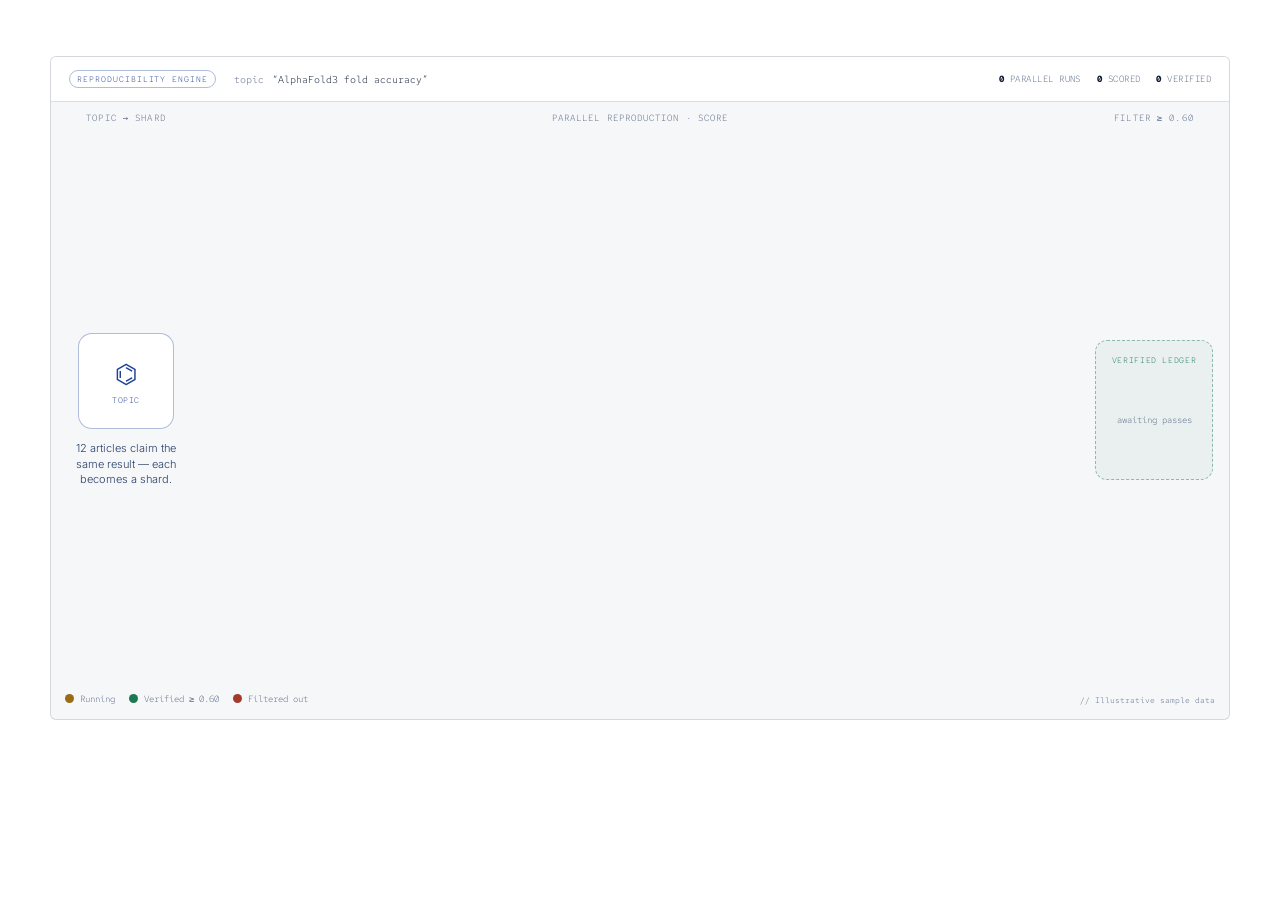
<file: repro-engine.html>
<!DOCTYPE html>
<html lang="en">
<head>
<meta charset="UTF-8" />
<meta name="viewport" content="width=device-width, initial-scale=1.0" />
<title>NewScience — Reproducibility Engine</title>
<link rel="preconnect" href="https://fonts.googleapis.com" />
<link rel="preconnect" href="https://fonts.gstatic.com" crossorigin />
<link href="https://fonts.googleapis.com/css2?family=Inter:wght@300;400;500;600&family=Red+Hat+Mono:wght@400;500&display=swap" rel="stylesheet" />
<style>
  /* Synced with brand.md / token.css — Inter + Red Hat Mono, white surfaces,
     hairline borders, cobalt accent, brand status colors. No serif, no italic. */
  *,*::before,*::after{box-sizing:border-box;margin:0;padding:0}
  :root{
    --ink:#0d1a30;--ink-soft:#2a4068;--ink-muted:#5a6b86;
    --paper:#ffffff;--surface:#ffffff;--canvas-bg:#f6f7f9;--line:rgba(13,26,48,0.14);--fill-faint:rgba(13,26,48,0.05);
    --cobalt:#1c4196;--cobalt-light:#6f9be8;--green:#1c7a52;--amber:#9a6b15;--red:#a23a2e;
    --display:'Inter',system-ui,sans-serif;--sans:'Inter',system-ui,sans-serif;--mono:'Red Hat Mono',ui-monospace,monospace;
  }
  body{background:var(--paper);color:var(--ink);font-family:var(--sans);font-weight:300;-webkit-font-smoothing:antialiased;padding:56px 40px}

  .frame{width:100%;max-width:1180px;margin:0 auto;aspect-ratio:16/9;position:relative;border:1px solid var(--line);border-radius:6px;overflow:hidden;background:var(--canvas-bg);display:flex;flex-direction:column}

  .topbar{display:flex;align-items:center;gap:12px;padding:13px 18px;border-bottom:1px solid var(--line);background:var(--surface);z-index:6}
  .brand{display:flex;align-items:center;gap:9px}
  .brand .mk{width:26px;height:26px;border-radius:5px;background:var(--ink);display:flex;align-items:center;justify-content:center;font-family:var(--mono);font-size:10px;color:#fff}
  .brand .nm{font-family:var(--display);font-weight:600;font-size:16px;letter-spacing:-0.01em}
  .brand .tag{font-family:var(--mono);font-size:8px;letter-spacing:.12em;text-transform:uppercase;color:var(--cobalt);border:1px solid rgba(28,65,150,.35);border-radius:20px;padding:3px 7px}
  .topic{margin-left:6px;display:flex;align-items:center;gap:8px;font-family:var(--mono);font-size:10px;color:var(--ink-muted)}
  .topic .v{color:var(--ink)}
  .meta{margin-left:auto;display:flex;gap:16px;font-family:var(--mono);font-size:9px;letter-spacing:.05em;color:var(--ink-muted);text-transform:uppercase}
  .meta b{color:var(--ink)}
  @media(max-width:700px){.meta{display:none}}

  /* horizontal stage rail */
  .rail{flex:1;display:grid;grid-template-columns:150px 1fr 150px;min-height:0;position:relative}
  .stagehead{position:absolute;top:10px;width:100%;display:grid;grid-template-columns:150px 1fr 150px;font-family:var(--mono);font-size:9px;letter-spacing:.12em;text-transform:uppercase;color:var(--ink-muted);z-index:4;pointer-events:none}
  .stagehead span{text-align:center}
  canvas{position:absolute;inset:0;width:100%;height:100%;z-index:1}

  /* left: topic source */
  .col{position:relative;z-index:2;display:flex;flex-direction:column;align-items:center;justify-content:center;padding:14px}
  .source .node-big{width:96px;height:96px;border-radius:14px;background:var(--surface);border:1px solid rgba(28,65,150,.35);display:flex;flex-direction:column;align-items:center;justify-content:center;gap:6px;text-align:center}
  .source .node-big .ic{font-size:26px;color:var(--cobalt)}
  .source .node-big .lbl{font-family:var(--mono);font-size:8px;letter-spacing:.08em;text-transform:uppercase;color:var(--cobalt)}
  .source .cap{font-size:11px;color:var(--ink-soft);margin-top:12px;text-align:center;max-width:130px;line-height:1.4}

  /* right: verified output bin */
  .sink{align-items:center}
  .bin{width:118px;border:1px dashed rgba(28,122,82,.45);border-radius:12px;padding:14px 12px;display:flex;flex-direction:column;gap:8px;min-height:140px;background:rgba(28,122,82,.05)}
  .bin .bh{font-family:var(--mono);font-size:8px;letter-spacing:.08em;text-transform:uppercase;color:var(--green);text-align:center;margin-bottom:2px}
  .bin .vrow{display:flex;align-items:center;justify-content:space-between;font-family:var(--mono);font-size:10px;background:rgba(28,122,82,.1);border-radius:5px;padding:5px 8px;opacity:0;transform:translateY(6px);transition:opacity .4s,transform .4s}
  .bin .vrow.in{opacity:1;transform:none}
  .bin .vrow .s{color:var(--green)}
  .bin .empty{font-family:var(--mono);font-size:9px;color:var(--ink-muted);text-align:center;margin:auto 0}

  .controls{position:absolute;bottom:14px;left:50%;transform:translateX(-50%);z-index:6}
  .btn{font-family:var(--mono);font-size:10px;letter-spacing:.12em;text-transform:uppercase;border:1px solid var(--ink);background:var(--ink);color:#fff;padding:12px 24px;border-radius:2px;cursor:pointer;display:inline-flex;align-items:center;gap:8px;transition:opacity .2s}
  .btn:hover{opacity:.88} .btn:disabled{opacity:.4;cursor:default} .btn svg{width:12px;height:12px}

  .legend{position:absolute;left:14px;bottom:14px;z-index:5;font-family:var(--mono);font-size:9px;color:var(--ink-muted);display:flex;gap:14px}
  .legend .row{display:flex;align-items:center;gap:6px}
  .legend .sw{width:9px;height:9px;border-radius:50%}
  .foot{position:absolute;right:14px;bottom:14px;font-family:var(--mono);font-size:8px;color:var(--ink-muted);z-index:5}

  .filterline{position:absolute;z-index:3;pointer-events:none;font-family:var(--mono);font-size:8px;letter-spacing:.1em;text-transform:uppercase;color:var(--amber)}

  @media(max-width:700px){.frame{aspect-ratio:auto;height:520px}}
</style>
</head>
<body>
<div class="frame" id="frame">
  <div class="topbar">
    <div class="brand"><span class="tag">Reproducibility Engine</span></div>
    <div class="topic">topic <span class="v">“AlphaFold3 fold accuracy”</span></div>
    <div class="meta">
      <span><b id="m-shards">0</b> parallel runs</span>
      <span><b id="m-done">0</b> scored</span>
      <span><b id="m-pass">0</b> verified</span>
    </div>
  </div>

  <div class="rail" id="rail">
    <div class="stagehead">
      <span>Topic → shard</span>
      <span>Parallel reproduction · score</span>
      <span>Filter ≥ 0.60</span>
    </div>
    <canvas id="cv"></canvas>

    <!-- left -->
    <div class="col source">
      <div class="node-big">
        <div class="ic">⌬</div>
        <div class="lbl">Topic</div>
      </div>
      <div class="cap">12 articles claim the same result — each becomes a shard.</div>
    </div>

    <!-- middle is canvas (shards) -->
    <div></div>

    <!-- right -->
    <div class="col sink">
      <div class="bin" id="bin">
        <div class="bh">Verified ledger</div>
        <div class="empty" id="binEmpty">awaiting passes</div>
      </div>
    </div>
  </div>

  <div class="legend">
    <div class="row"><span class="sw" style="background:#9a6b15"></span>Running</div>
    <div class="row"><span class="sw" style="background:#1c7a52"></span>Verified ≥ 0.60</div>
    <div class="row"><span class="sw" style="background:#a23a2e"></span>Filtered out</div>
  </div>
  <div class="foot">// Illustrative sample data</div>
</div>

<script>
const frame=document.getElementById('frame'), rail=document.getElementById('rail'), cv=document.getElementById('cv'), ctx=cv.getContext('2d');
let W,H,DPR,_pw=-1,_ph=-1;
function resize(){const r=rail.getBoundingClientRect(); if(Math.abs(r.width-_pw)<1 && Math.abs(r.height-_ph)<1) return; _pw=r.width;_ph=r.height; W=r.width;H=r.height;DPR=Math.min(devicePixelRatio||1,2);cv.width=W*DPR;cv.height=H*DPR;cv.style.width=W+'px';cv.style.height=H+'px';ctx.setTransform(DPR,0,0,DPR,0,0);layout();}
window.addEventListener('resize',resize);

// geometry: 3 horizontal bands. left col ~150px, right ~150px, middle = shards
const NSHARD=12;
let shards=[], packets=[], srcX, sinkX, laneX0, laneX1;
function layout(){
  srcX=80; sinkX=W-80;
  laneX0=170; laneX1=W-180;
  shards=[];
  const top=46, bottom=H-58, rows=NSHARD;
  for(let i=0;i<NSHARD;i++){
    const y=top+(bottom-top)*(i/(rows-1));
    shards.push({i, x:(laneX0+laneX1)/2 + (i%2?20:-20), y,
      state:"idle", prog:0, score:null, status:null,
      title:ARTICLES[i%ARTICLES.length], pulse:Math.random()*6, delay:0, started:false});
  }
}
const ARTICLES=["bioRxiv 2025·a","Nature 2024","Cell 2024","JCIM 2025","bioRxiv 2025·b","arXiv q-bio","PNAS 2024","eLife 2025","preprint·x","NAR 2025","preprint·y","EMBO 2024"];

// score node colors (light theme)
function shardColor(s){
  if(s.state==="idle")return "#bcc7d4";
  if(s.state==="running")return "#9a6b15";
  if(s.state==="scored"||s.state==="moving"||s.state==="done")return s.status==="ok"?"#1c7a52":"#a23a2e";
  return "#bcc7d4";
}

let phase="idle"; window.phase="idle";
let playing=false, gen=0, restartTimer=null;
let t0=performance.now();
function frameLoop(){
  if(!playing) return;
  const now=performance.now(), dt=Math.min(40,now-t0); t0=now;
  // update shards
  for(const s of shards){
    s.pulse+=dt/400;
    if(s.state==="running"){
      s.prog+=dt/s.dur;
      if(s.prog>=1){ s.prog=1; finishShard(s); }
    }
  }
  // update packets (verified flying to bin)
  for(const p of packets){ p.t+=dt/900; }
  packets=packets.filter(p=>p.t<1.02);

  draw();
  requestAnimationFrame(frameLoop);
}

function draw(){
  ctx.clearRect(0,0,W,H);

  // edges: source -> each shard
  for(const s of shards){
    const lit = s.state!=="idle";
    ctx.strokeStyle = lit? "rgba(28,65,150,0.32)":"rgba(28,65,150,0.10)";
    ctx.lineWidth=lit?1.4:1;
    curve(srcX+40, H/2, s.x-26, s.y);
  }
  // filter gate vertical dashed line
  const gx=laneX1+24;
  ctx.setLineDash([4,5]); ctx.strokeStyle="rgba(154,107,21,0.5)"; ctx.lineWidth=1.2;
  ctx.beginPath();ctx.moveTo(gx,40);ctx.lineTo(gx,H-50);ctx.stroke(); ctx.setLineDash([]);

  // edges: passing shards -> bin
  for(const s of shards){
    if(s.state==="done" && s.status==="ok"){
      ctx.strokeStyle="rgba(28,122,82,0.32)";ctx.lineWidth=1.2;
      curve(s.x+26, s.y, sinkX-30, H/2);
    }
  }

  // shard nodes
  for(const s of shards){
    const col=shardColor(s);
    const r=18;
    // running ring progress
    if(s.state==="running"){
      ctx.beginPath();ctx.arc(s.x,s.y,r+5,-Math.PI/2,-Math.PI/2+s.prog*Math.PI*2);
      ctx.strokeStyle=col;ctx.lineWidth=2.5;ctx.lineCap="round";ctx.stroke();
    }
    // glow for verified
    if(s.state==="done" && s.status==="ok"){
      ctx.beginPath();ctx.arc(s.x,s.y,r+4,0,7);ctx.strokeStyle=col;ctx.globalAlpha=0.5;ctx.lineWidth=2;ctx.stroke();ctx.globalAlpha=1;
    }
    // body
    const pulse = s.state==="running"? 1+Math.sin(s.pulse*2)*0.04 : 1;
    const g=ctx.createRadialGradient(s.x-5,s.y-5,2,s.x,s.y,r*pulse);
    g.addColorStop(0,col);g.addColorStop(1,shade(col,-0.5));
    ctx.beginPath();ctx.arc(s.x,s.y,r*pulse,0,7);ctx.fillStyle=g;ctx.fill();
    // faded if filtered out
    if(s.state==="done" && s.status==="fail"){ ctx.globalAlpha=0.6; ctx.beginPath();ctx.arc(s.x,s.y,r,0,7);ctx.fillStyle="rgba(246,247,249,0.6)";ctx.fill(); ctx.globalAlpha=1; }
    // score text
    if(s.score!=null){
      ctx.fillStyle = s.status==="ok"? "#ffffff":"rgba(13,26,48,0.55)";
      ctx.font="600 11px 'Red Hat Mono',monospace";ctx.textAlign="center";ctx.textBaseline="middle";
      ctx.fillText(s.score.toFixed(2), s.x, s.y);
    } else if(s.state==="running"){
      ctx.fillStyle="#ffffff";ctx.font="9px 'Red Hat Mono',monospace";ctx.textAlign="center";ctx.textBaseline="middle";
      ctx.fillText(Math.round(s.prog*100)+"%", s.x, s.y);
    } else {
      ctx.fillStyle="rgba(13,26,48,0.4)";ctx.font="9px 'Red Hat Mono',monospace";ctx.textAlign="center";ctx.textBaseline="middle";
      ctx.fillText("•", s.x, s.y);
    }
    // tiny article label under node
    ctx.fillStyle="rgba(13,26,48,0.45)";ctx.font="7px 'Red Hat Mono',monospace";ctx.textAlign="center";
    ctx.fillText(s.title, s.x, s.y+r+10);
  }

  // packets along source->shard while dispatching (little dots)
  for(const p of packets){
    const pos=cubicPos(p.x0,p.y0,p.x1,p.y1,p.t);
    ctx.beginPath();ctx.arc(pos.x,pos.y,3,0,7);ctx.fillStyle=p.col;ctx.fill();
  }
}
function curve(x0,y0,x1,y1){const mx=(x0+x1)/2;ctx.beginPath();ctx.moveTo(x0,y0);ctx.bezierCurveTo(mx,y0,mx,y1,x1,y1);ctx.stroke();}
function cubicPos(x0,y0,x1,y1,t){const mx=(x0+x1)/2;const u=1-t;
  const x=u*u*u*x0+3*u*u*t*mx+3*u*t*t*mx+t*t*t*x1;
  const y=u*u*u*y0+3*u*u*t*y0+3*u*t*t*y1+t*t*t*y1;return {x,y};}
function shade(hex,amt){const c=hex.replace('#','');const r=parseInt(c.substr(0,2),16),g=parseInt(c.substr(2,2),16),b=parseInt(c.substr(4,2),16);const f=v=>Math.max(0,Math.min(255,Math.round(v+(amt<0?v*amt:(255-v)*amt))));return`rgb(${f(r)},${f(g)},${f(b)})`;}

// ---- run logic ----
let doneCount=0, passCount=0;
function finishShard(s){
  s.state="scored";
  const score=Math.round((0.30+Math.random()*0.67)*100)/100;
  s.score=score; s.status = score>=0.60?"ok":"fail";
  doneCount++; document.getElementById('m-done').textContent=doneCount;
  const g=gen;
  setTimeout(()=>{
    if(g!==gen) return;
    s.state="done";
    if(s.status==="ok"){
      passCount++; document.getElementById('m-pass').textContent=passCount;
      addToBin(s);
      packets.push({x0:s.x,y0:s.y,x1:sinkX-30,y1:H/2,t:0,col:"#1c7a52"});
    }
    checkComplete();
  }, 500);
}
function addToBin(s){
  document.getElementById('binEmpty').style.display='none';
  const bin=document.getElementById('bin');
  const row=document.createElement('div');row.className='vrow';
  row.innerHTML=`<span>${s.title}</span><span class="s">${s.score.toFixed(2)}</span>`;
  bin.appendChild(row);
  requestAnimationFrame(()=>row.classList.add('in'));
  while(bin.querySelectorAll('.vrow').length>6) bin.querySelector('.vrow').remove();
}
function checkComplete(){
  if(shards.every(s=>s.state==="done")){
    phase="done";window.phase="done";
    // auto-loop: pause, then run again
    clearTimeout(restartTimer);
    const g=gen;
    restartTimer=setTimeout(()=>{ if(g===gen && playing) start(); }, 1600);
  }
}

function start(){
  // reset
  layout(); doneCount=0; passCount=0;
  document.getElementById('m-done').textContent='0';
  document.getElementById('m-pass').textContent='0';
  document.getElementById('m-shards').textContent=NSHARD;
  const bin=document.getElementById('bin'); bin.querySelectorAll('.vrow').forEach(r=>r.remove());
  document.getElementById('binEmpty').style.display='block';
  phase="running";window.phase="running";
  const g=gen;
  // dispatch shards in a stagger (not all at once), each with its own duration
  shards.forEach((s,idx)=>{
    const startDelay=300+idx*230+Math.random()*200;
    setTimeout(()=>{
      if(g!==gen) return;
      s.state="running"; s.prog=0; s.dur=2200+Math.random()*2600;
      // dispatch packet from source
      packets.push({x0:srcX+40,y0:H/2,x1:s.x,y1:s.y,t:0,col:"#1c4196"});
    }, startDelay);
  });
}

// play only while the box is open; loop forever; pause cleanly when closed
window.nsPlay=function(){ if(playing) return; playing=true; gen++; t0=performance.now(); requestAnimationFrame(frameLoop); start(); };
window.nsPause=function(){ playing=false; gen++; clearTimeout(restartTimer); phase="idle"; window.phase="idle"; };

resize();
</script>
</body>
</html>
</file>
